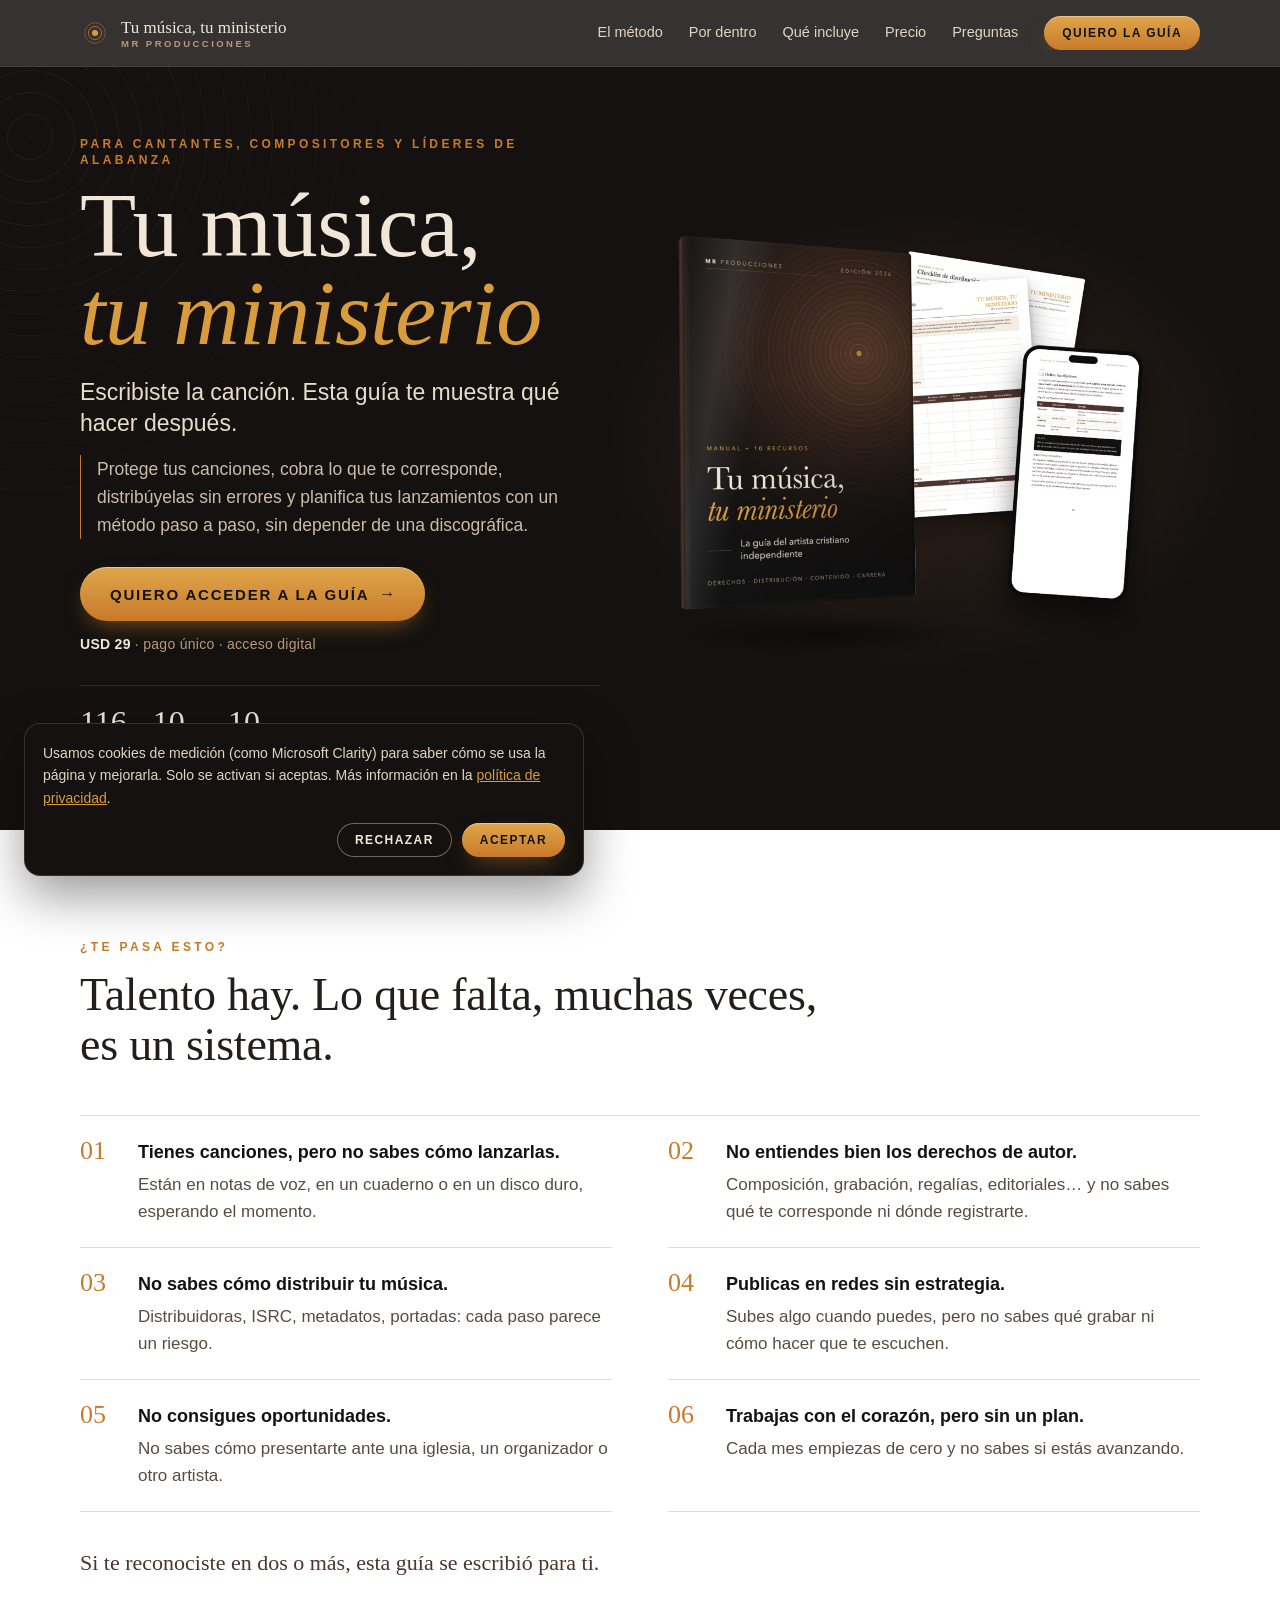
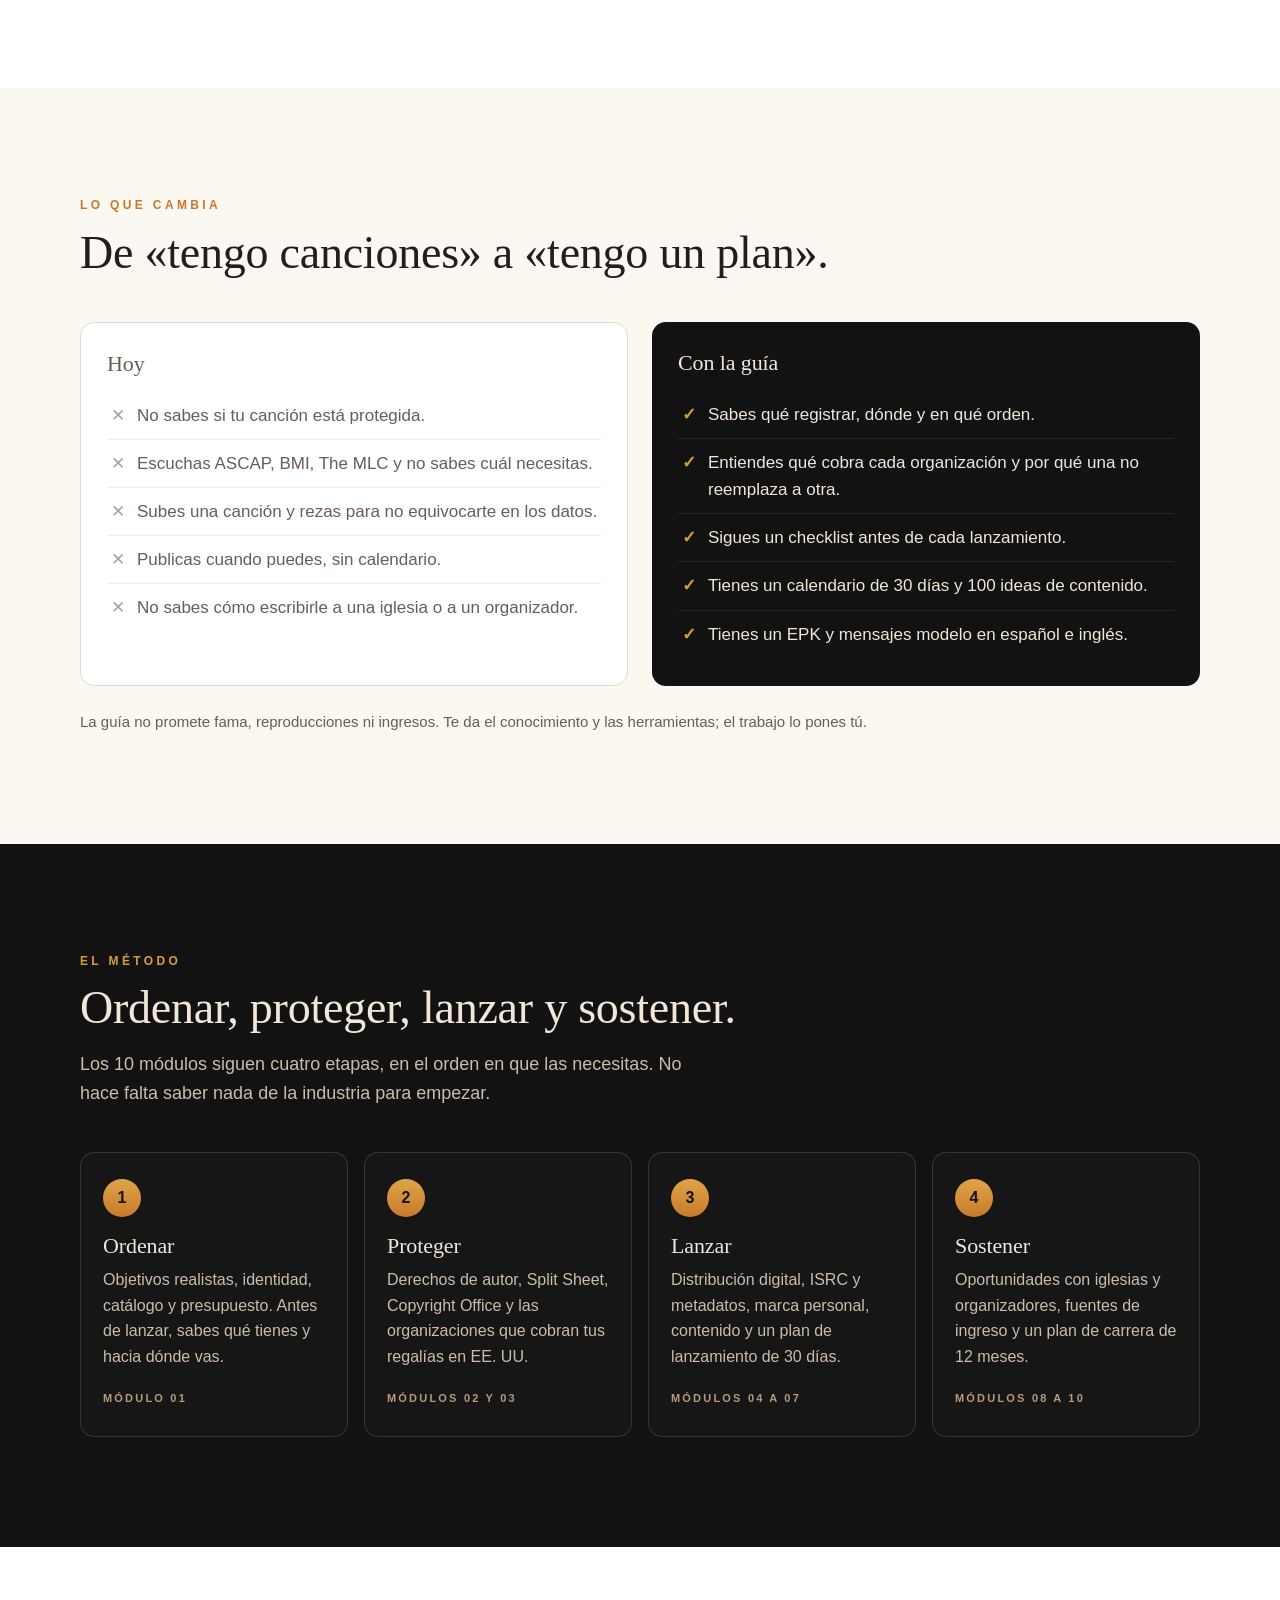
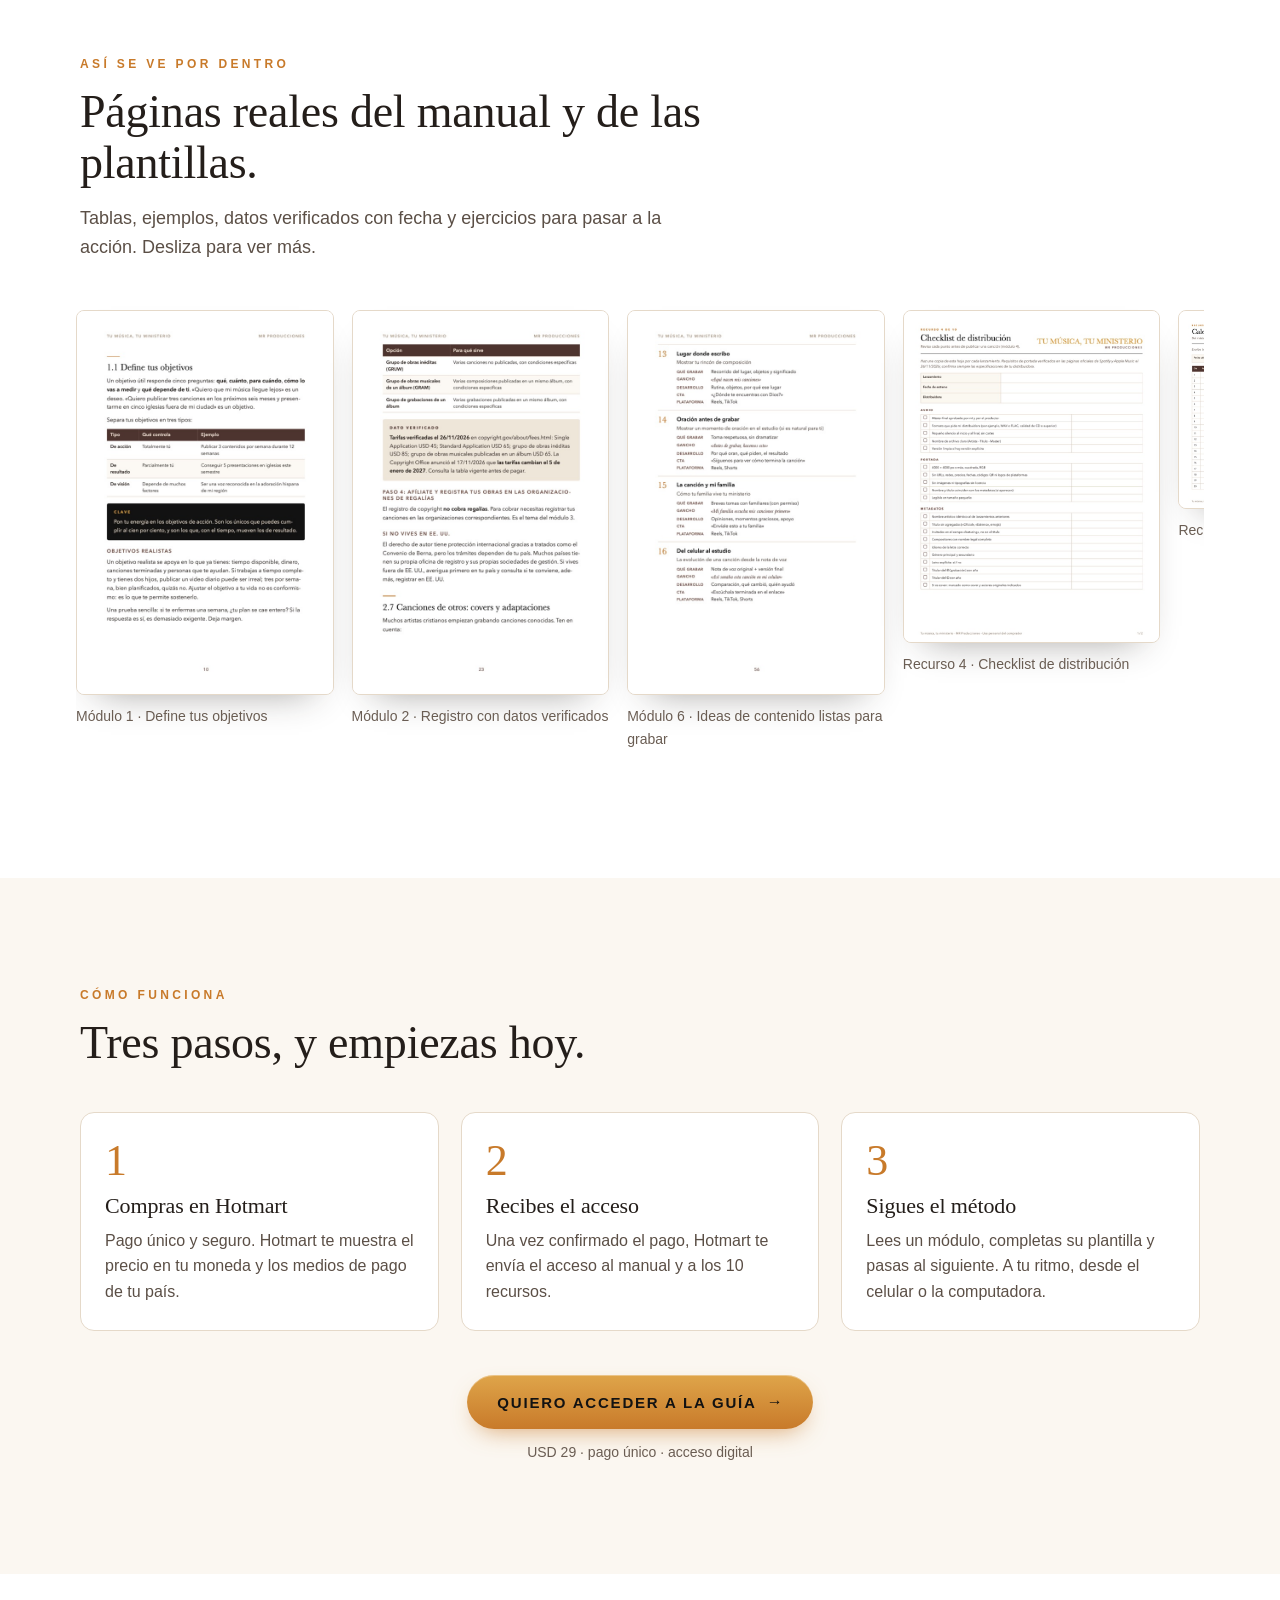
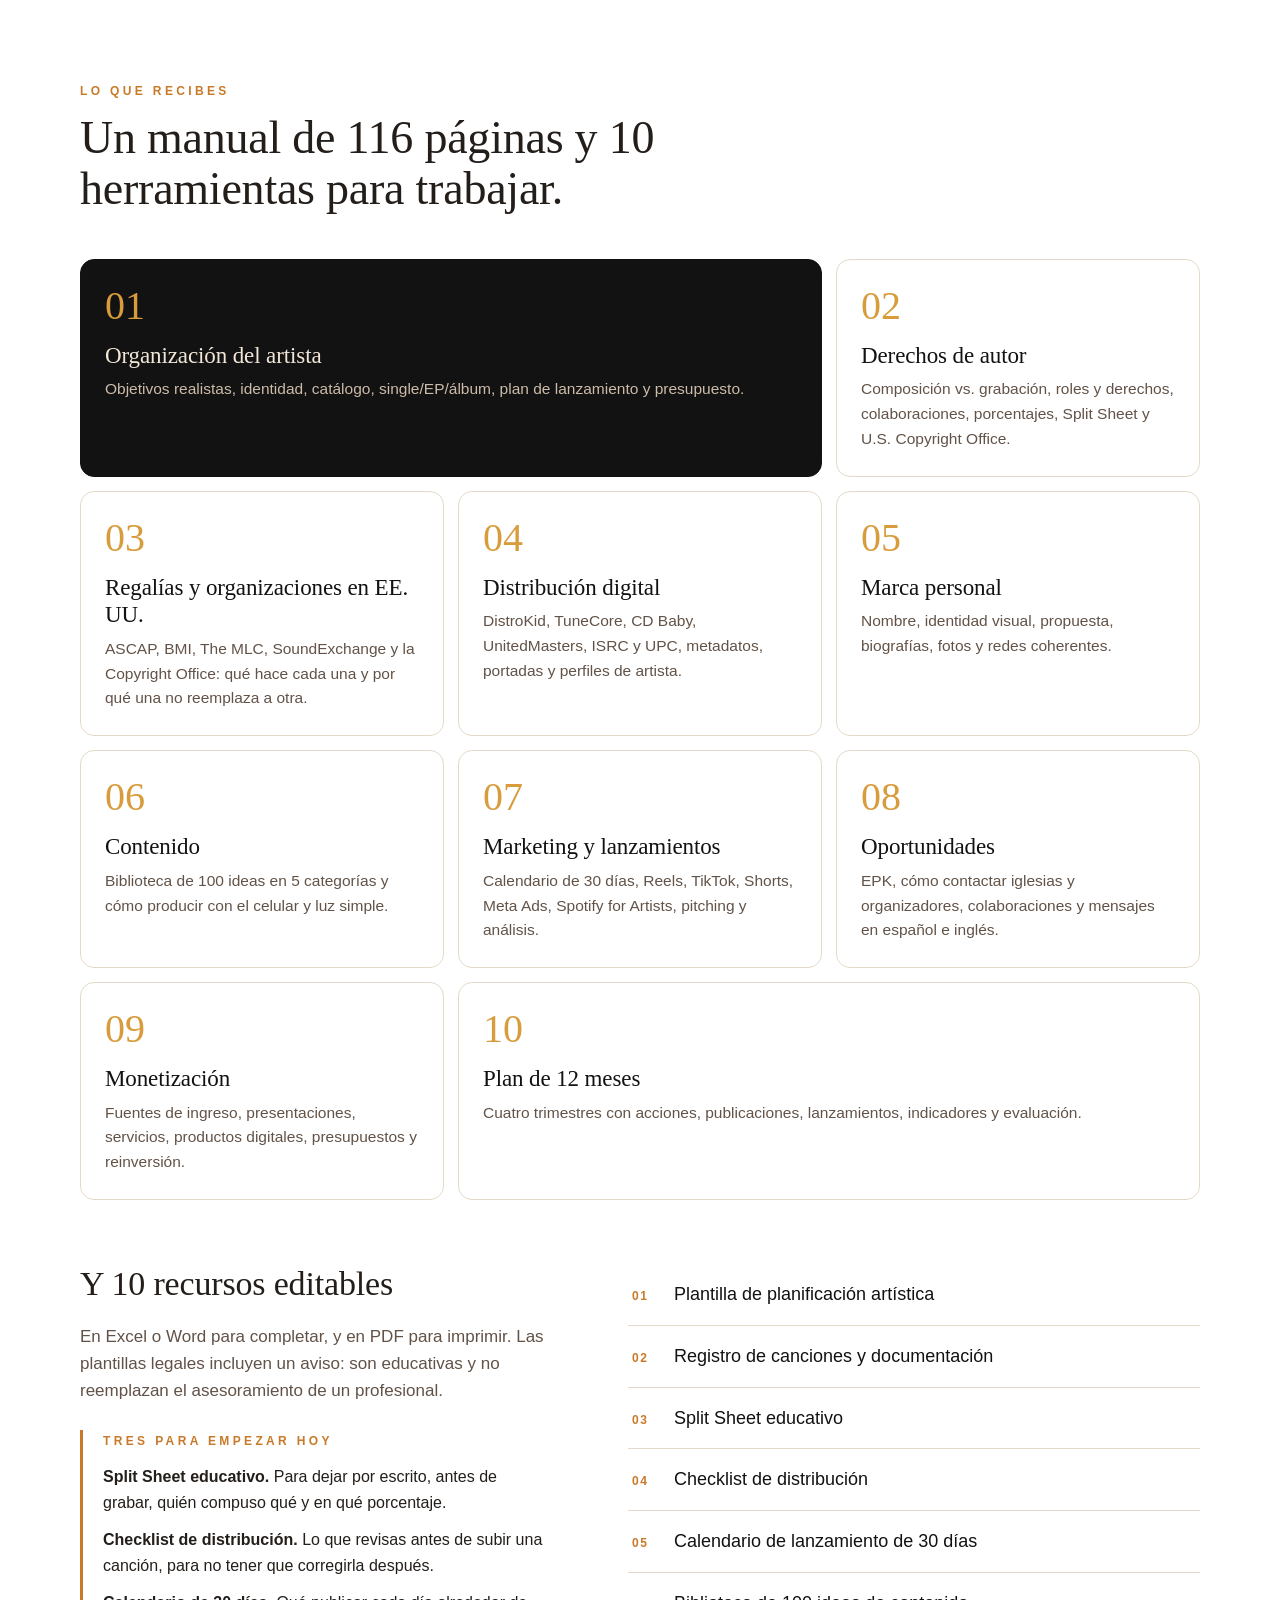
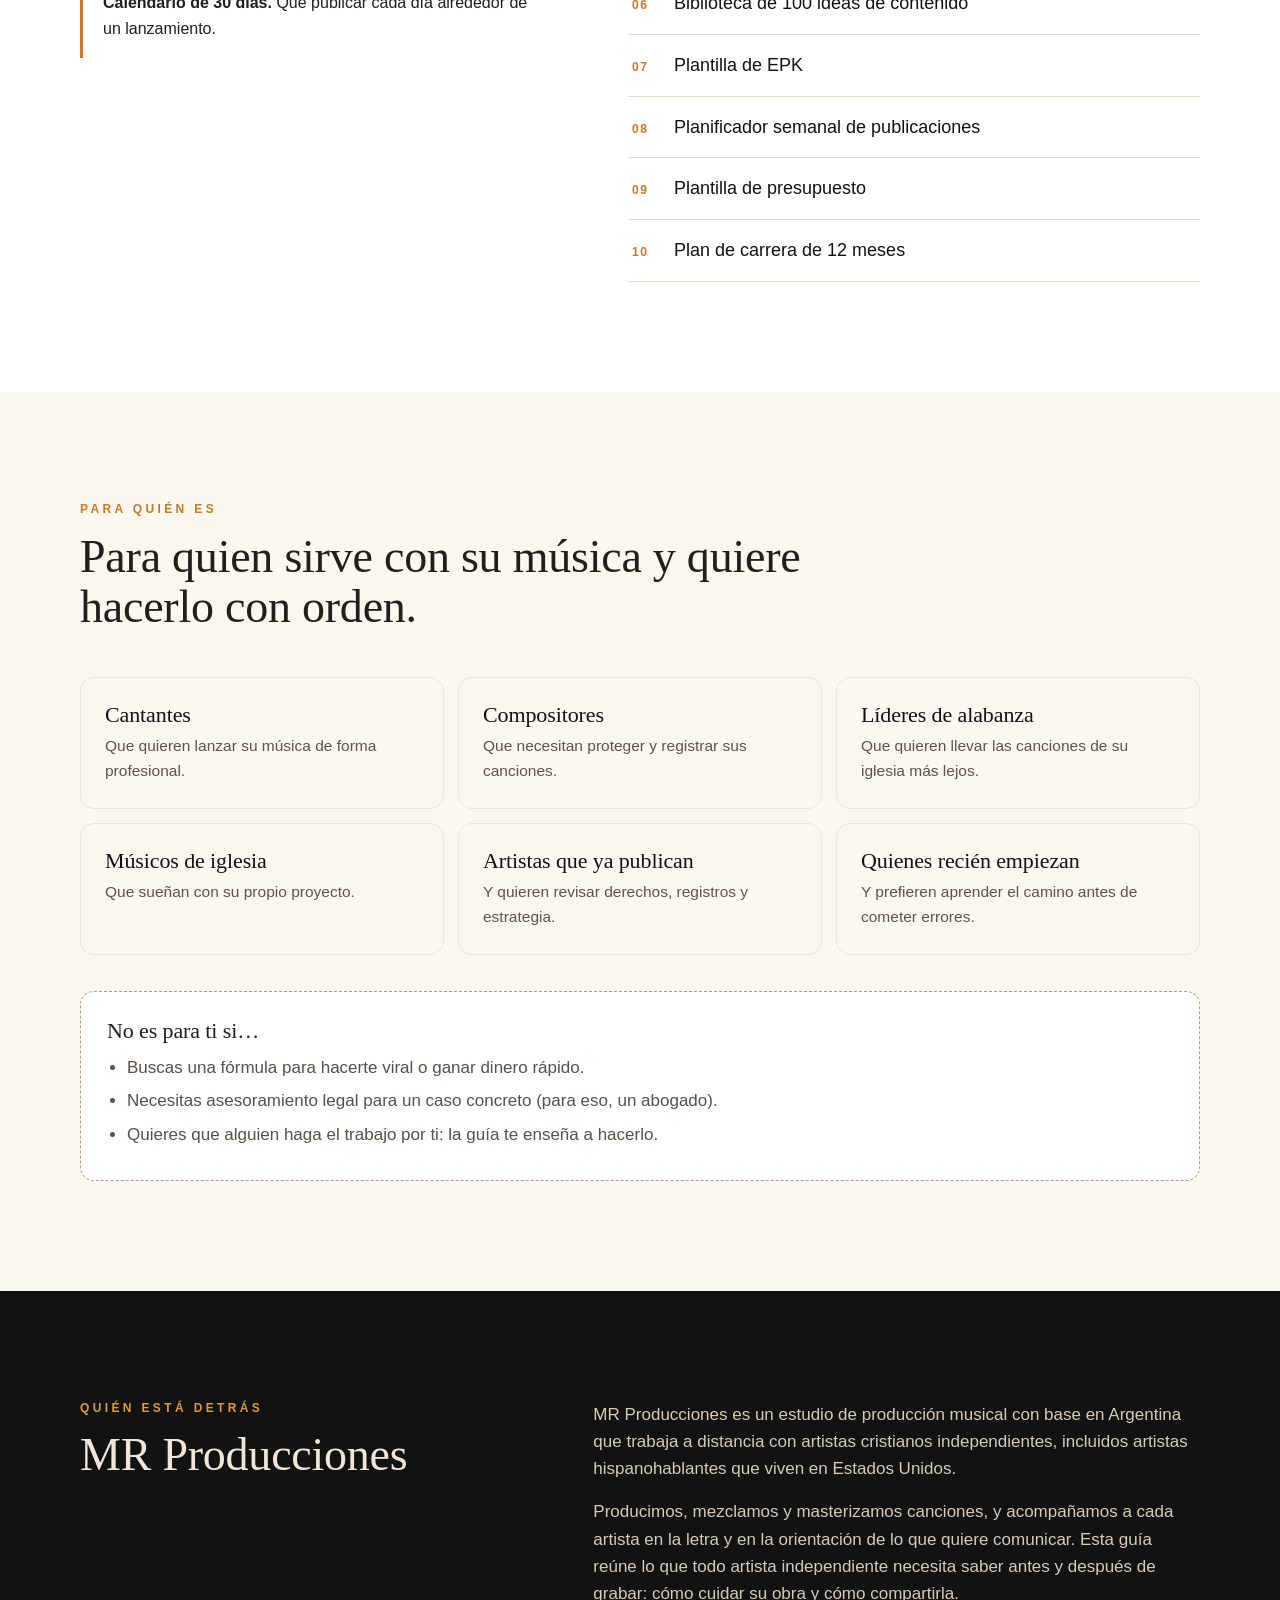
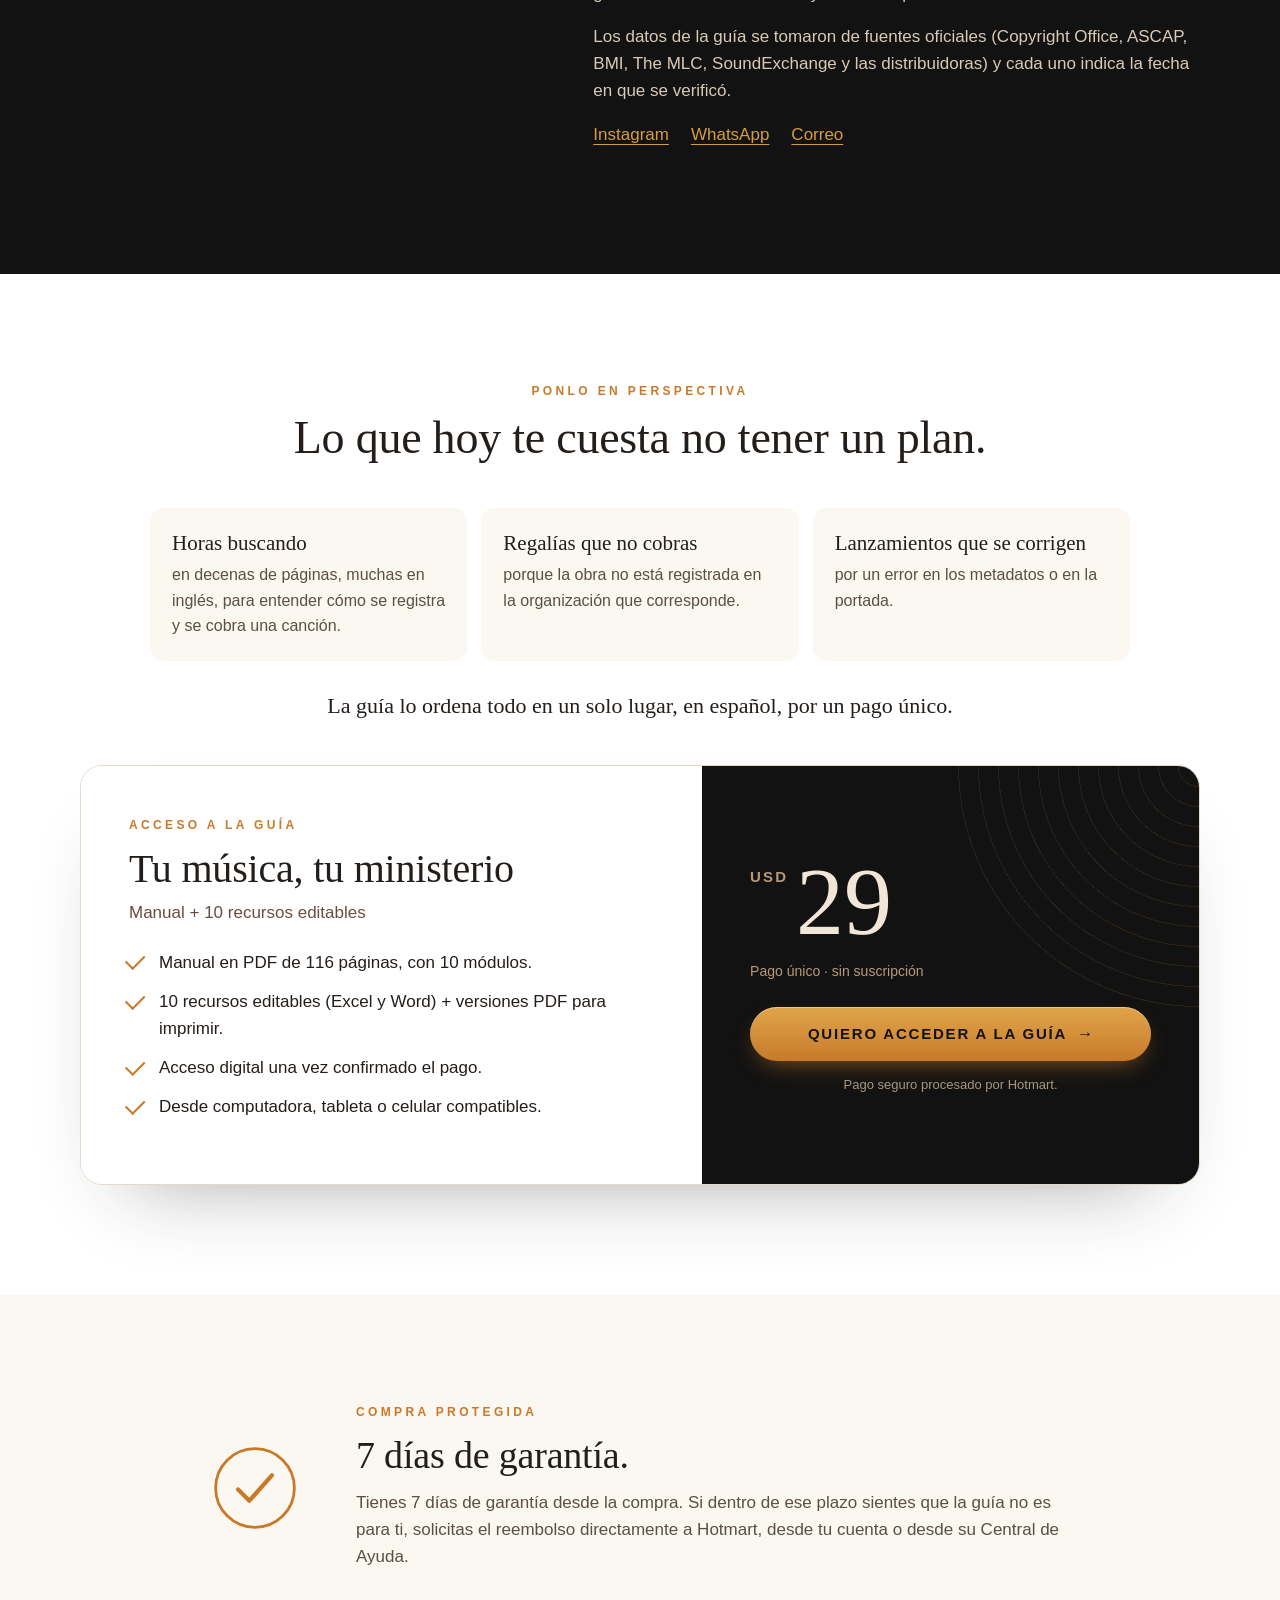
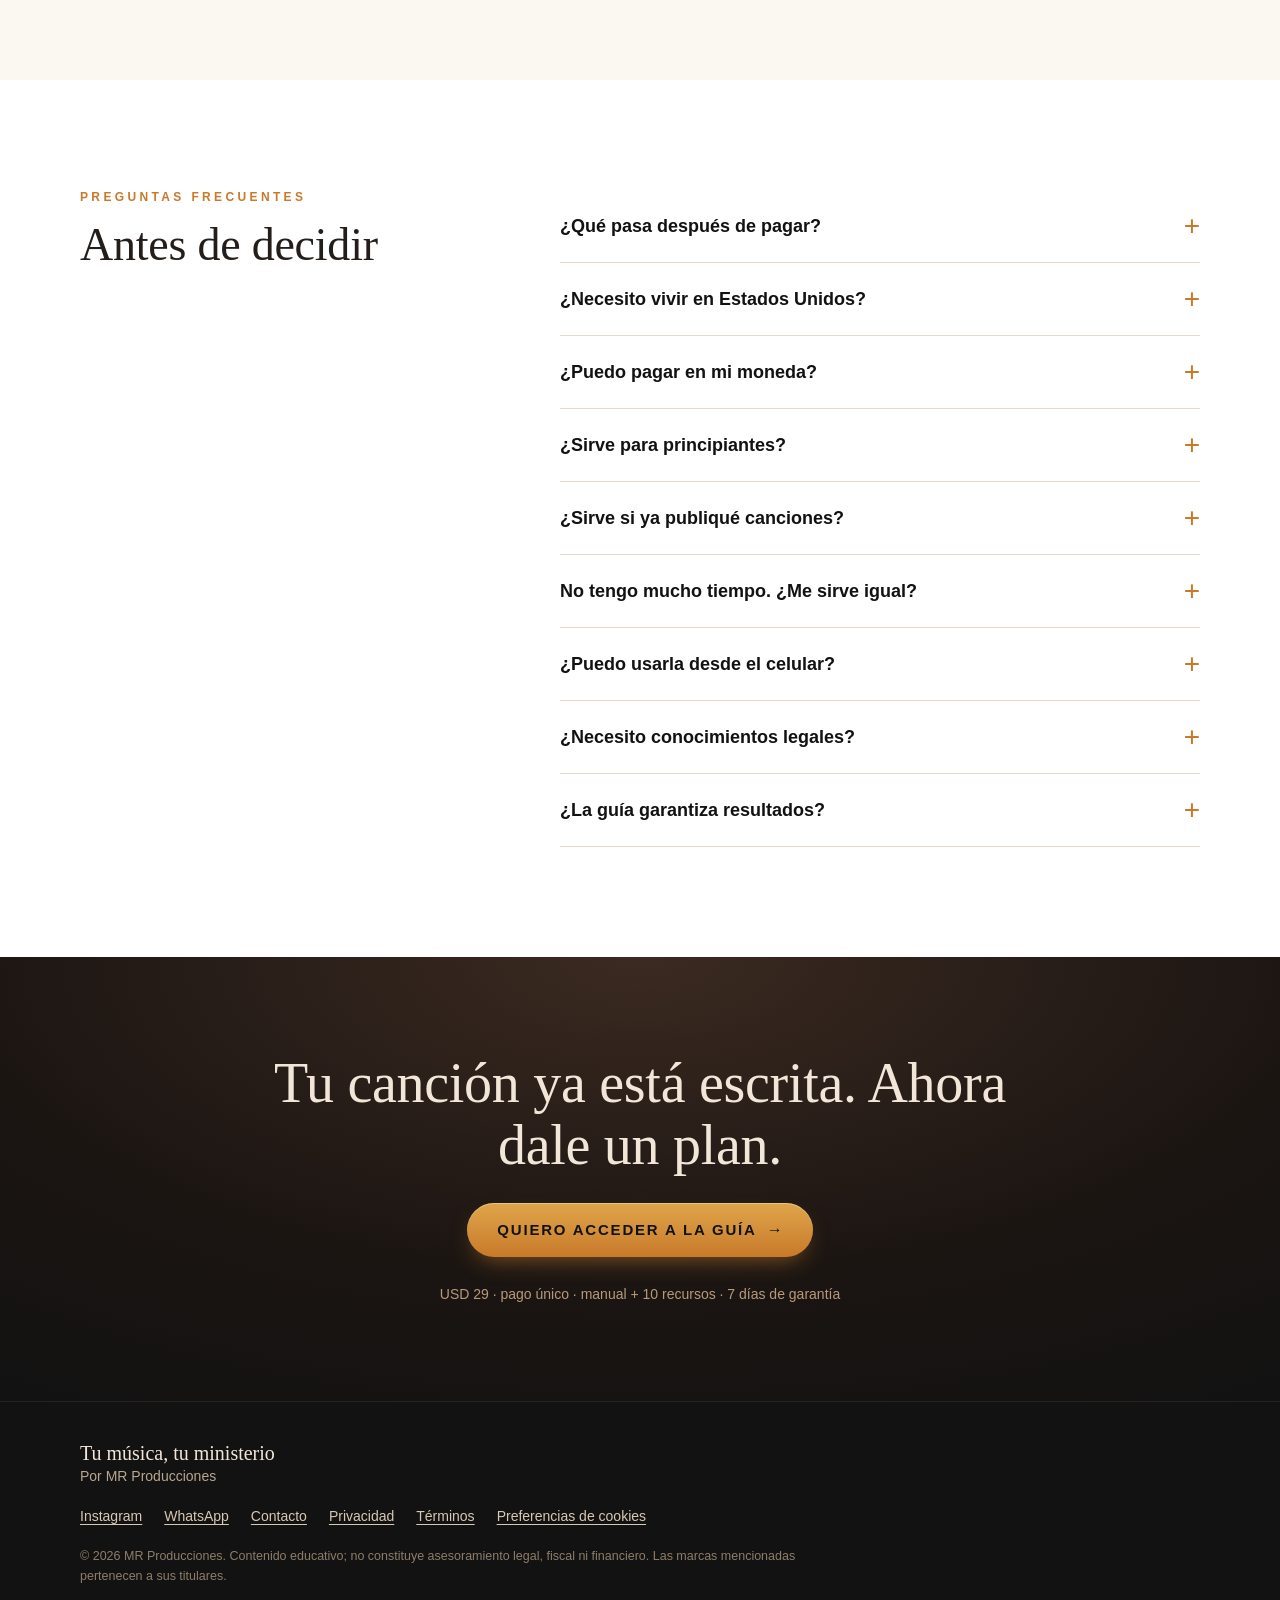
<file: index.html>
<!doctype html>
<html lang="es">
<head>
<meta charset="utf-8">
<meta name="viewport" content="width=device-width, initial-scale=1, viewport-fit=cover">
<title>Tu música, tu ministerio — La guía del artista cristiano independiente | MR Producciones</title>
<meta name="description" content="Manual digital de más de 100 páginas y 10 recursos editables para artistas cristianos independientes: derechos de autor, regalías en EE. UU., distribución digital, contenido, lanzamientos y un plan de 12 meses.">
<meta name="theme-color" content="#141110">
<meta name="robots" content="index, follow">
<!-- Open Graph: reemplazá https://mateoemanuelrodriguez0706-hue.github.io/tu-musica-tu-ministerio por la dirección pública final (ver INSTRUCCIONES_PUBLICACION.md) -->
<meta property="og:type" content="website">
<meta property="og:locale" content="es_LA">
<meta property="og:site_name" content="MR Producciones">
<meta property="og:title" content="Tu música, tu ministerio — La guía del artista cristiano independiente">
<meta property="og:description" content="Aprende a proteger tus canciones, distribuir tu música y desarrollar tu carrera sin depender de una discográfica. Manual + 10 recursos.">
<meta property="og:image" content="https://mateoemanuelrodriguez0706-hue.github.io/tu-musica-tu-ministerio/og.jpg">
<meta property="og:image:width" content="1200">
<meta property="og:image:height" content="630">
<meta property="og:url" content="https://mateoemanuelrodriguez0706-hue.github.io/tu-musica-tu-ministerio/">
<meta name="twitter:card" content="summary_large_image">
<link rel="icon" href="favicon.svg" type="image/svg+xml">
<link rel="icon" href="favicon-32.png" sizes="32x32" type="image/png">
<link rel="apple-touch-icon" href="apple-touch-icon.png">
<link rel="preload" href="mockup.jpg" as="image">
<link rel="stylesheet" href="estilos.css?v=2">
<script src="config.js?v=6"></script>
<script type="application/ld+json">
{"@context":"https://schema.org","@type":"Product","name":"Tu música, tu ministerio — La guía del artista cristiano independiente","brand":{"@type":"Brand","name":"MR Producciones"},"description":"Manual digital en PDF y 10 recursos editables para artistas cristianos independientes.","image":"portada.jpg","offers":{"@type":"Offer","price":"29","priceCurrency":"USD","availability":"https://schema.org/InStock"}}
</script>
</head>
<body>
<a class="skip" href="#contenido">Saltar al contenido</a>
<div class="dev-aviso" id="devAviso" hidden>Falta configurar el enlace de Hotmart en <code>config.js</code>. Los botones de compra llevan, por ahora, a la sección de precio.</div>

<header class="nav" id="nav">
  <div class="wrap nav-in">
    <a class="logo" href="#inicio" aria-label="Tu música, tu ministerio — inicio">
      <svg viewBox="0 0 64 64" aria-hidden="true"><g fill="none" stroke="#C87A2A"><circle cx="32" cy="32" r="22" stroke-opacity=".5" stroke-width="2"/><circle cx="32" cy="32" r="14" stroke-opacity=".8" stroke-width="2"/></g><circle cx="32" cy="32" r="6.5" fill="#D89C3D"/></svg>
      <span><b>Tu música, tu ministerio</b><small>MR Producciones</small></span>
    </a>
    <button class="menu-btn" id="menuBtn" aria-expanded="false" aria-controls="menu"><span></span><span></span><span class="sr">Abrir menú</span></button>
    <nav class="menu" id="menu" aria-label="Secciones">
      <a href="#metodo">El método</a>
      <a href="#por-dentro">Por dentro</a>
      <a href="#incluye">Qué incluye</a>
      <a href="#precio">Precio</a>
      <a href="#preguntas">Preguntas</a>
      <a class="btn btn-sm" data-cta="menu" href="#precio">Quiero la guía</a>
    </nav>
  </div>
</header>

<main id="contenido">
<!-- 1. PROMESA -->
<section class="hero" id="inicio">
  <div class="wrap hero-grid">
    <div class="hero-txt">
      <p class="kicker">Para cantantes, compositores y líderes de alabanza</p>
      <h1>Tu música,<em>tu ministerio</em></h1>
      <p class="hero-sub">Escribiste la canción. Esta guía te muestra qué hacer después.</p>
      <p class="hero-lead">Protege tus canciones, cobra lo que te corresponde, distribúyelas sin errores y planifica tus lanzamientos con un método paso a paso, sin depender de una discográfica.</p>
      <div class="hero-cta">
        <a class="btn btn-lg" data-cta="hero" href="#precio">Quiero acceder a la guía</a>
        <p class="hero-price"><span data-precio>USD 29</span> · pago único · acceso digital</p>
      </div>
      <ul class="hero-facts" aria-label="Qué incluye">
        <li><b>116</b> páginas</li><li><b>10</b> módulos</li><li><b>10</b> plantillas editables</li>
      </ul>
    </div>
    <div class="hero-img">
      <img src="mockup.jpg" width="1200" height="900" alt="Manual «Tu música, tu ministerio» junto a dos plantillas impresas y un celular mostrando una página del manual" fetchpriority="high">
    </div>
  </div>
</section>

<!-- 2. ¿TE PASA ESTO? -->
<section class="sec claro" id="problemas">
  <div class="wrap">
    <div class="sec-head">
      <p class="kicker">¿Te pasa esto?</p>
      <h2>Talento hay. Lo que falta, muchas veces, es un sistema.</h2>
    </div>
    <ol class="probs">
      <li><span>01</span><p><b>Tienes canciones, pero no sabes cómo lanzarlas.</b> Están en notas de voz, en un cuaderno o en un disco duro, esperando el momento.</p></li>
      <li><span>02</span><p><b>No entiendes bien los derechos de autor.</b> Composición, grabación, regalías, editoriales… y no sabes qué te corresponde ni dónde registrarte.</p></li>
      <li><span>03</span><p><b>No sabes cómo distribuir tu música.</b> Distribuidoras, ISRC, metadatos, portadas: cada paso parece un riesgo.</p></li>
      <li><span>04</span><p><b>Publicas en redes sin estrategia.</b> Subes algo cuando puedes, pero no sabes qué grabar ni cómo hacer que te escuchen.</p></li>
      <li><span>05</span><p><b>No consigues oportunidades.</b> No sabes cómo presentarte ante una iglesia, un organizador o otro artista.</p></li>
      <li><span>06</span><p><b>Trabajas con el corazón, pero sin un plan.</b> Cada mes empiezas de cero y no sabes si estás avanzando.</p></li>
    </ol>
    <p class="puente">Si te reconociste en dos o más, esta guía se escribió para ti.</p>
  </div>
</section>

<!-- 3. LO QUE CAMBIA -->
<section class="sec crema" id="cambio">
  <div class="wrap">
    <div class="sec-head">
      <p class="kicker">Lo que cambia</p>
      <h2>De «tengo canciones» a «tengo un plan».</h2>
    </div>
    <div class="cambio">
      <div class="cambio-col antes">
        <h3>Hoy</h3>
        <ul>
          <li>No sabes si tu canción está protegida.</li>
          <li>Escuchas ASCAP, BMI, The MLC y no sabes cuál necesitas.</li>
          <li>Subes una canción y rezas para no equivocarte en los datos.</li>
          <li>Publicas cuando puedes, sin calendario.</li>
          <li>No sabes cómo escribirle a una iglesia o a un organizador.</li>
        </ul>
      </div>
      <div class="cambio-col despues">
        <h3>Con la guía</h3>
        <ul>
          <li>Sabes qué registrar, dónde y en qué orden.</li>
          <li>Entiendes qué cobra cada organización y por qué una no reemplaza a otra.</li>
          <li>Sigues un checklist antes de cada lanzamiento.</li>
          <li>Tienes un calendario de 30 días y 100 ideas de contenido.</li>
          <li>Tienes un EPK y mensajes modelo en español e inglés.</li>
        </ul>
      </div>
    </div>
    <p class="aclara">La guía no promete fama, reproducciones ni ingresos. Te da el conocimiento y las herramientas; el trabajo lo pones tú.</p>
  </div>
</section>

<!-- 4. EL MÉTODO -->
<section class="sec oscuro" id="metodo">
  <div class="wrap">
    <div class="sec-head">
      <p class="kicker">El método</p>
      <h2>Ordenar, proteger, lanzar y sostener.</h2>
      <p class="sec-lead">Los 10 módulos siguen cuatro etapas, en el orden en que las necesitas. No hace falta saber nada de la industria para empezar.</p>
    </div>
    <ol class="etapas">
      <li><span class="et-n">1</span><h3>Ordenar</h3><p>Objetivos realistas, identidad, catálogo y presupuesto. Antes de lanzar, sabes qué tienes y hacia dónde vas.</p><small>Módulo 01</small></li>
      <li><span class="et-n">2</span><h3>Proteger</h3><p>Derechos de autor, Split Sheet, Copyright Office y las organizaciones que cobran tus regalías en EE. UU.</p><small>Módulos 02 y 03</small></li>
      <li><span class="et-n">3</span><h3>Lanzar</h3><p>Distribución digital, ISRC y metadatos, marca personal, contenido y un plan de lanzamiento de 30 días.</p><small>Módulos 04 a 07</small></li>
      <li><span class="et-n">4</span><h3>Sostener</h3><p>Oportunidades con iglesias y organizadores, fuentes de ingreso y un plan de carrera de 12 meses.</p><small>Módulos 08 a 10</small></li>
    </ol>
  </div>
</section>

<!-- 5. DEMOSTRACIÓN -->
<section class="sec claro" id="por-dentro">
  <div class="wrap">
    <div class="sec-head">
      <p class="kicker">Así se ve por dentro</p>
      <h2>Páginas reales del manual y de las plantillas.</h2>
      <p class="sec-lead">Tablas, ejemplos, datos verificados con fecha y ejercicios para pasar a la acción. Desliza para ver más.</p>
    </div>
    <div class="demo" tabindex="0" aria-label="Páginas de muestra del manual">
      <figure><img src="demo_p010.jpg" width="900" height="1350" loading="lazy" alt="Página 10 del manual: cómo definir objetivos, con tabla de tipos de objetivo"><figcaption>Módulo 1 · Define tus objetivos</figcaption></figure>
      <figure><img src="demo_p023.jpg" width="900" height="1350" loading="lazy" alt="Página 23 del manual: registro en la Copyright Office con tarifas verificadas y fecha"><figcaption>Módulo 2 · Registro con datos verificados</figcaption></figure>
      <figure><img src="demo_p056.jpg" width="900" height="1350" loading="lazy" alt="Página 56 del manual: ideas de contenido con gancho, desarrollo y llamado a la acción"><figcaption>Módulo 6 · Ideas de contenido listas para grabar</figcaption></figure>
      <figure><img src="demo_rec04.jpg" width="900" height="1165" loading="lazy" alt="Recurso 4: checklist de distribución para revisar antes de publicar"><figcaption>Recurso 4 · Checklist de distribución</figcaption></figure>
      <figure><img src="demo_rec05.jpg" width="900" height="1165" loading="lazy" alt="Recurso 5: calendario de lanzamiento de 30 días"><figcaption>Recurso 5 · Calendario de 30 días</figcaption></figure>
    </div>
  </div>
</section>

<!-- 6. CÓMO FUNCIONA -->
<section class="sec crema" id="como-funciona">
  <div class="wrap">
    <div class="sec-head">
      <p class="kicker">Cómo funciona</p>
      <h2>Tres pasos, y empiezas hoy.</h2>
    </div>
    <ol class="pasos">
      <li><span>1</span><h3>Compras en Hotmart</h3><p>Pago único y seguro. Hotmart te muestra el precio en tu moneda y los medios de pago de tu país.</p></li>
      <li><span>2</span><h3>Recibes el acceso</h3><p>Una vez confirmado el pago, Hotmart te envía el acceso al manual y a los 10 recursos.</p></li>
      <li><span>3</span><h3>Sigues el método</h3><p>Lees un módulo, completas su plantilla y pasas al siguiente. A tu ritmo, desde el celular o la computadora.</p></li>
    </ol>
    <div class="cta-mid">
      <a class="btn btn-lg" data-cta="pasos" href="#precio">Quiero acceder a la guía</a>
      <p><span data-precio>USD 29</span> · pago único · acceso digital</p>
    </div>
  </div>
</section>

<!-- 7. LO QUE RECIBES -->
<section class="sec claro" id="incluye">
  <div class="wrap">
    <div class="sec-head">
      <p class="kicker">Lo que recibes</p>
      <h2>Un manual de 116 páginas y 10 herramientas para trabajar.</h2>
    </div>
    <div class="mods">
      <article class="mod"><span class="n">01</span><h3>Organización del artista</h3><p>Objetivos realistas, identidad, catálogo, single/EP/álbum, plan de lanzamiento y presupuesto.</p></article>
      <article class="mod"><span class="n">02</span><h3>Derechos de autor</h3><p>Composición vs. grabación, roles y derechos, colaboraciones, porcentajes, Split Sheet y U.S. Copyright Office.</p></article>
      <article class="mod"><span class="n">03</span><h3>Regalías y organizaciones en EE. UU.</h3><p>ASCAP, BMI, The MLC, SoundExchange y la Copyright Office: qué hace cada una y por qué una no reemplaza a otra.</p></article>
      <article class="mod"><span class="n">04</span><h3>Distribución digital</h3><p>DistroKid, TuneCore, CD Baby, UnitedMasters, ISRC y UPC, metadatos, portadas y perfiles de artista.</p></article>
      <article class="mod"><span class="n">05</span><h3>Marca personal</h3><p>Nombre, identidad visual, propuesta, biografías, fotos y redes coherentes.</p></article>
      <article class="mod"><span class="n">06</span><h3>Contenido</h3><p>Biblioteca de 100 ideas en 5 categorías y cómo producir con el celular y luz simple.</p></article>
      <article class="mod"><span class="n">07</span><h3>Marketing y lanzamientos</h3><p>Calendario de 30 días, Reels, TikTok, Shorts, Meta Ads, Spotify for Artists, pitching y análisis.</p></article>
      <article class="mod"><span class="n">08</span><h3>Oportunidades</h3><p>EPK, cómo contactar iglesias y organizadores, colaboraciones y mensajes en español e inglés.</p></article>
      <article class="mod"><span class="n">09</span><h3>Monetización</h3><p>Fuentes de ingreso, presentaciones, servicios, productos digitales, presupuestos y reinversión.</p></article>
      <article class="mod"><span class="n">10</span><h3>Plan de 12 meses</h3><p>Cuatro trimestres con acciones, publicaciones, lanzamientos, indicadores y evaluación.</p></article>
    </div>

    <div class="rec-grid rec-in">
      <div class="rec-head">
        <h3 class="h3-grande">Y 10 recursos editables</h3>
        <p>En Excel o Word para completar, y en PDF para imprimir. Las plantillas legales incluyen un aviso: son educativas y no reemplazan el asesoramiento de un profesional.</p>
        <div class="destacados">
          <p class="kicker">Tres para empezar hoy</p>
          <ul>
            <li><b>Split Sheet educativo.</b> Para dejar por escrito, antes de grabar, quién compuso qué y en qué porcentaje.</li>
            <li><b>Checklist de distribución.</b> Lo que revisas antes de subir una canción, para no tener que corregirla después.</li>
            <li><b>Calendario de 30 días.</b> Qué publicar cada día alrededor de un lanzamiento.</li>
          </ul>
        </div>
      </div>
      <ol class="recs">
        <li><span>01</span>Plantilla de planificación artística</li>
        <li><span>02</span>Registro de canciones y documentación</li>
        <li><span>03</span>Split Sheet educativo</li>
        <li><span>04</span>Checklist de distribución</li>
        <li><span>05</span>Calendario de lanzamiento de 30 días</li>
        <li><span>06</span>Biblioteca de 100 ideas de contenido</li>
        <li><span>07</span>Plantilla de EPK</li>
        <li><span>08</span>Planificador semanal de publicaciones</li>
        <li><span>09</span>Plantilla de presupuesto</li>
        <li><span>10</span>Plan de carrera de 12 meses</li>
      </ol>
    </div>
  </div>
</section>

<!-- 8. PARA QUIÉN (Y PARA QUIÉN NO) -->
<section class="sec crema" id="para-quien">
  <div class="wrap">
    <div class="sec-head">
      <p class="kicker">Para quién es</p>
      <h2>Para quien sirve con su música y quiere hacerlo con orden.</h2>
    </div>
    <ul class="who">
      <li><h3>Cantantes</h3><p>Que quieren lanzar su música de forma profesional.</p></li>
      <li><h3>Compositores</h3><p>Que necesitan proteger y registrar sus canciones.</p></li>
      <li><h3>Líderes de alabanza</h3><p>Que quieren llevar las canciones de su iglesia más lejos.</p></li>
      <li><h3>Músicos de iglesia</h3><p>Que sueñan con su propio proyecto.</p></li>
      <li><h3>Artistas que ya publican</h3><p>Y quieren revisar derechos, registros y estrategia.</p></li>
      <li><h3>Quienes recién empiezan</h3><p>Y prefieren aprender el camino antes de cometer errores.</p></li>
    </ul>
    <div class="no-es">
      <h3>No es para ti si…</h3>
      <ul>
        <li>Buscas una fórmula para hacerte viral o ganar dinero rápido.</li>
        <li>Necesitas asesoramiento legal para un caso concreto (para eso, un abogado).</li>
        <li>Quieres que alguien haga el trabajo por ti: la guía te enseña a hacerlo.</li>
      </ul>
    </div>
  </div>
</section>

<!-- 9. QUIÉN ESTÁ DETRÁS -->
<section class="sec oscuro" id="sobre">
  <div class="wrap sobre-grid">
    <div><p class="kicker">Quién está detrás</p><h2>MR Producciones</h2></div>
    <div class="sobre-txt">
      <p>MR Producciones es un estudio de producción musical con base en Argentina que trabaja a distancia con artistas cristianos independientes, incluidos artistas hispanohablantes que viven en Estados Unidos.</p>
      <p>Producimos, mezclamos y masterizamos canciones, y acompañamos a cada artista en la letra y en la orientación de lo que quiere comunicar. Esta guía reúne lo que todo artista independiente necesita saber antes y después de grabar: cómo cuidar su obra y cómo compartirla.</p>
      <p>Los datos de la guía se tomaron de fuentes oficiales (Copyright Office, ASCAP, BMI, The MLC, SoundExchange y las distribuidoras) y cada uno indica la fecha en que se verificó.</p>
      <p class="sobre-links"><a data-ig href="#" target="_blank" rel="noopener" hidden>Instagram</a><a data-wa href="#" target="_blank" rel="noopener" hidden>WhatsApp</a><a data-email href="#" hidden>Correo</a></p>
    </div>
  </div>
</section>

<!-- 10. PRECIO (anclaje) -->
<section class="sec claro" id="precio">
  <div class="wrap">
    <div class="sec-head centro">
      <p class="kicker">Ponlo en perspectiva</p>
      <h2>Lo que hoy te cuesta no tener un plan.</h2>
    </div>
    <ul class="ancla">
      <li><b>Horas buscando</b> en decenas de páginas, muchas en inglés, para entender cómo se registra y se cobra una canción.</li>
      <li><b>Regalías que no cobras</b> porque la obra no está registrada en la organización que corresponde.</li>
      <li><b>Lanzamientos que se corrigen</b> por un error en los metadatos o en la portada.</li>
    </ul>
    <p class="ancla-cierre">La guía lo ordena todo en un solo lugar, en español, por un pago único.</p>

    <div class="precio-card">
      <div class="pc-izq">
        <p class="kicker">Acceso a la guía</p>
        <h2>Tu música, tu ministerio</h2>
        <p class="pc-sub">Manual + 10 recursos editables</p>
        <ul class="tick">
          <li>Manual en PDF de 116 páginas, con 10 módulos.</li>
          <li>10 recursos editables (Excel y Word) + versiones PDF para imprimir.</li>
          <li>Acceso digital una vez confirmado el pago.</li>
          <li>Desde computadora, tableta o celular compatibles.</li>
        </ul>
      </div>
      <div class="pc-der">
        <p class="oferta" id="oferta" hidden></p>
        <p class="pc-reg" id="precioRegular" hidden></p>
        <p class="pc-precio"><span class="cur">USD</span><span class="num" data-precio-num>29</span></p>
        <p class="pc-nota">Pago único · sin suscripción</p>
        <a class="btn btn-lg btn-full" data-cta="precio" href="#precio">Quiero acceder a la guía</a>
        <p class="pc-seg">Pago seguro procesado por Hotmart.</p>
      </div>
    </div>
  </div>
</section>

<!-- 11. GARANTÍA -->
<section class="sec crema" id="garantia">
  <div class="wrap garantia">
    <svg class="sello" viewBox="0 0 64 64" aria-hidden="true"><circle cx="32" cy="32" r="28" fill="none" stroke="#C87A2A" stroke-width="2"/><path d="M20 33l8 8 16-18" fill="none" stroke="#C87A2A" stroke-width="3" stroke-linecap="round" stroke-linejoin="round"/></svg>
    <div>
      <p class="kicker">Compra protegida</p>
      <h2>7 días de garantía.</h2>
      <p>Tienes 7 días de garantía desde la compra. Si dentro de ese plazo sientes que la guía no es para ti, solicitas el reembolso directamente a Hotmart, desde tu cuenta o desde su Central de Ayuda.</p>
    </div>
  </div>
</section>

<!-- 12. PREGUNTAS -->
<section class="sec claro" id="preguntas">
  <div class="wrap faq-grid">
    <div><p class="kicker">Preguntas frecuentes</p><h2>Antes de decidir</h2></div>
    <div class="faq">
      <details><summary>¿Qué pasa después de pagar?</summary><p>Hotmart confirma el pago y te envía el acceso al material digital: el manual en PDF y los 10 recursos. Si algo no te llega, puedes escribirnos por los medios de contacto del pie de página.</p></details>
      <details><summary>¿Necesito vivir en Estados Unidos?</summary><p>No. La guía explica con detalle el sistema de EE. UU. (Copyright Office, ASCAP, BMI, The MLC y SoundExchange) porque es donde vive gran parte del público, pero la distribución, la marca, el contenido, los lanzamientos, las oportunidades y la planificación sirven en cualquier país. Si vives fuera de EE. UU., la guía te indica qué averiguar en tu país.</p></details>
      <details><summary>¿Puedo pagar en mi moneda?</summary><p>Sí. Hotmart te muestra el precio en tu moneda local y los medios de pago disponibles en tu país, como tarjeta o PayPal.</p></details>
      <details><summary>¿Sirve para principiantes?</summary><p>Sí. Está escrita en lenguaje claro, con ejemplos y ejercicios. No necesitas experiencia previa en la industria.</p></details>
      <details><summary>¿Sirve si ya publiqué canciones?</summary><p>Sí. Te ayuda a revisar si tus canciones están bien registradas, si tus metadatos son consistentes, a ordenar tu catálogo y a planificar tus próximos lanzamientos.</p></details>
      <details><summary>No tengo mucho tiempo. ¿Me sirve igual?</summary><p>Sí. Cada módulo se puede leer por separado y termina con una tarea concreta. Puedes avanzar un módulo por semana y empezar por el que más necesites.</p></details>
      <details><summary>¿Puedo usarla desde el celular?</summary><p>Sí. El manual está en PDF y se puede leer en celulares, tabletas y computadoras compatibles. Para completar las plantillas editables es más cómodo usar una computadora, aunque también puedes usar las versiones PDF para imprimir.</p></details>
      <details><summary>¿Necesito conocimientos legales?</summary><p>No. Los conceptos se explican desde cero. La guía es educativa y no reemplaza el asesoramiento de un abogado o contador para tu caso particular.</p></details>
      <details><summary>¿La guía garantiza resultados?</summary><p>No. Nadie puede garantizar reproducciones, seguidores, ingresos ni ingreso a playlists. La guía te da conocimiento, herramientas y un plan de trabajo; los resultados dependen de muchos factores, como la calidad de tus canciones, tu constancia y tu público.</p></details>
    </div>
  </div>
</section>

<!-- 13. CIERRE -->
<section class="final">
  <div class="wrap final-in">
    <h2>Tu canción ya está escrita. Ahora dale un plan.</h2>
    <a class="btn btn-lg" data-cta="final" href="#precio">Quiero acceder a la guía</a>
    <p><span data-precio>USD 29</span> · pago único · manual + 10 recursos · 7 días de garantía</p>
  </div>
</section>
</main>

<footer class="foot">
  <div class="wrap foot-in">
    <div class="foot-brand"><b>Tu música, tu ministerio</b><span>Por MR Producciones</span></div>
    <div class="foot-links">
      <a data-ig href="#" target="_blank" rel="noopener" hidden>Instagram</a>
      <a data-wa href="#" target="_blank" rel="noopener" hidden>WhatsApp</a>
      <a data-email href="#" hidden>Contacto</a>
      <a href="privacidad.html">Privacidad</a>
      <a href="terminos.html">Términos</a>
      <button type="button" class="linklike" id="cookiePrefs" hidden>Preferencias de cookies</button>
    </div>
    <p class="foot-legal">© <span id="anio">2026</span> MR Producciones. Contenido educativo; no constituye asesoramiento legal, fiscal ni financiero. Las marcas mencionadas pertenecen a sus titulares.</p>
  </div>
</footer>

<div class="sticky-cta" id="stickyCta" aria-hidden="true">
  <span><b data-precio>USD 29</b> · Manual + 10 recursos</span>
  <a class="btn btn-sm" data-cta="sticky" href="#precio" tabindex="-1">Quiero mi guía</a>
</div>

<!-- Aviso al salir: una vez por visita, sin descuentos -->
<div class="salida" id="salida" role="dialog" aria-modal="true" aria-labelledby="salidaTit" hidden>
  <div class="salida-caja">
    <button type="button" class="salida-x" id="salidaX" aria-label="Cerrar">×</button>
    <p class="kicker">Espera un momento</p>
    <h2 id="salidaTit">¿Es por el precio o por la duda?</h2>
    <div class="salida-op">
      <div><h3>Si es por el precio</h3><p>Es un pago único de <b data-precio>USD 29</b>, sin suscripción, y tienes 7 días de garantía para pedir el reembolso.</p></div>
      <div><h3>Si es por la duda</h3><p>Revisa las preguntas frecuentes o escríbenos y te respondemos antes de que compres.</p>
        <p class="salida-links"><a href="#preguntas" id="salidaFaq">Ver preguntas</a><a data-wa href="#" target="_blank" rel="noopener" hidden>Escribir por WhatsApp</a></p></div>
    </div>
    <a class="btn btn-lg btn-full" data-cta="salida" href="#precio">Quiero acceder a la guía</a>
  </div>
</div>

<div class="cookies" id="cookies" role="dialog" aria-live="polite" aria-label="Aviso de cookies" hidden>
  <p>Usamos cookies de medición (como Microsoft Clarity) para saber cómo se usa la página y mejorarla. Solo se activan si aceptas. Más información en la <a href="privacidad.html">política de privacidad</a>.</p>
  <div><button class="btn btn-sm btn-ghost" id="ckNo">Rechazar</button><button class="btn btn-sm" id="ckSi">Aceptar</button></div>
</div>

<script src="main.js?v=1" defer></script>
<script src="salida.js?v=2" defer></script>
</body>
</html>
</file>
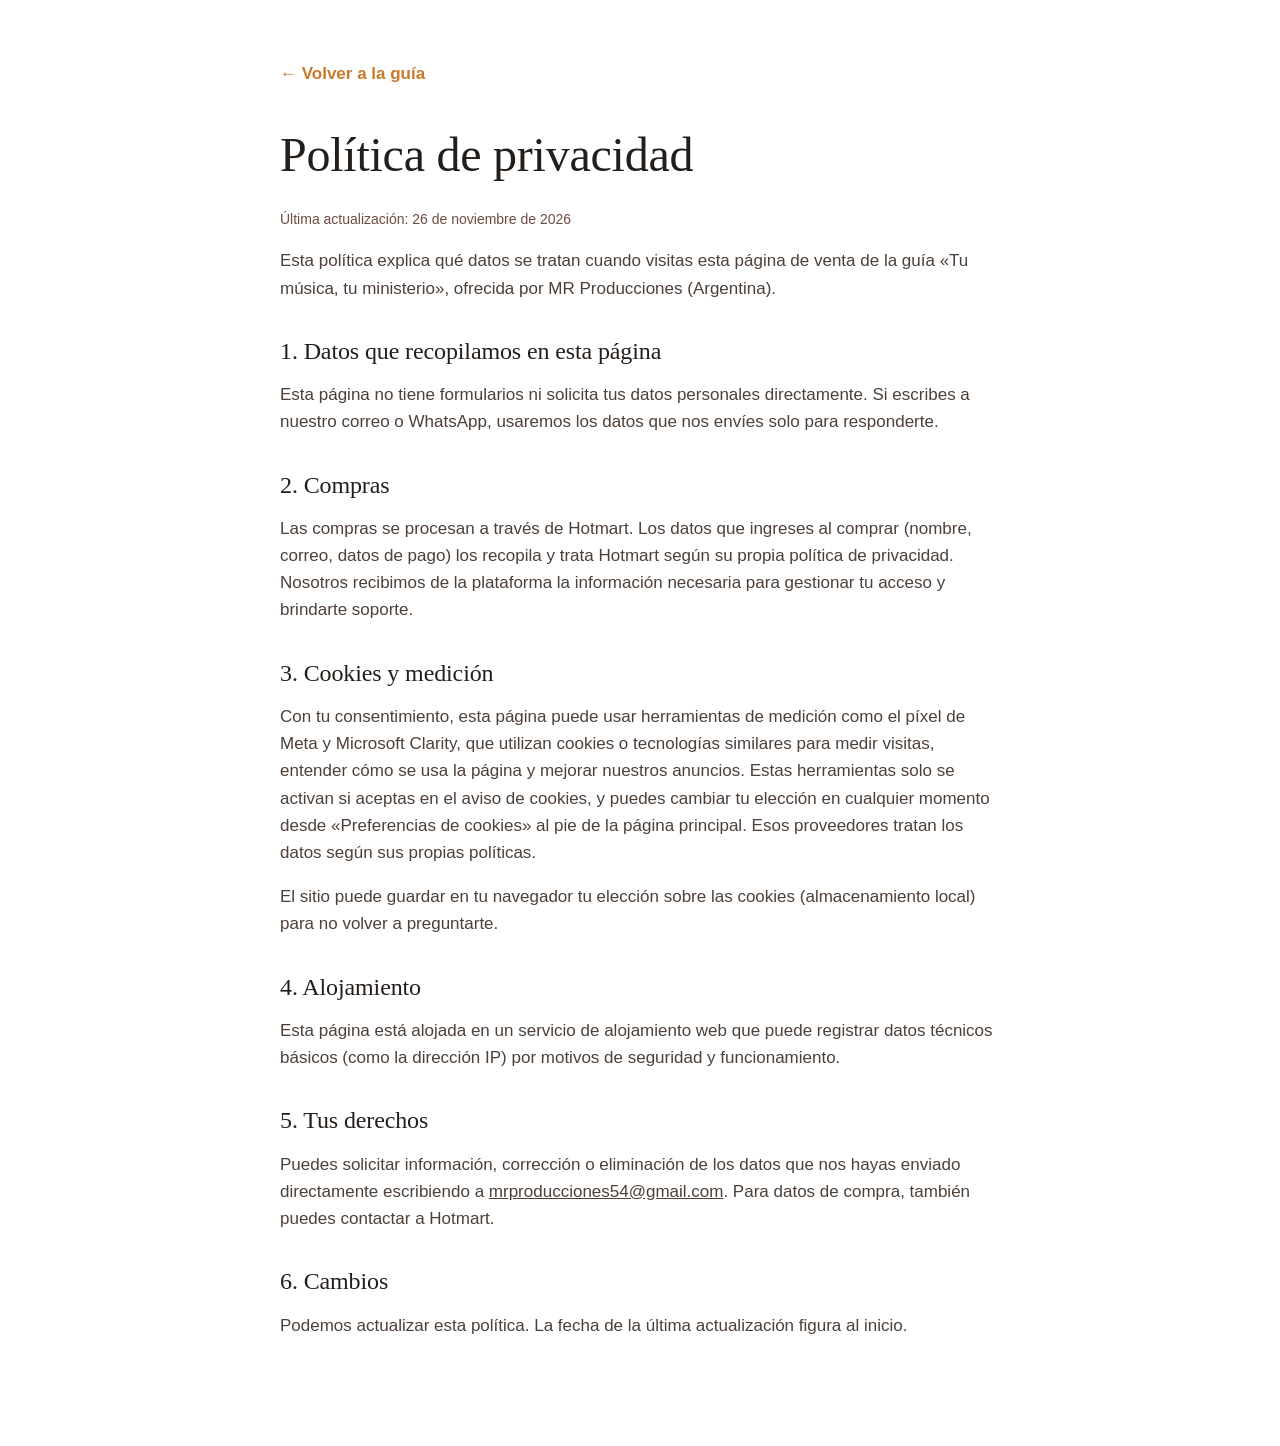
<file: privacidad.html>
<!doctype html>
<html lang="es"><head>
<meta charset="utf-8"><meta name="viewport" content="width=device-width, initial-scale=1">
<title>Política de privacidad — Tu música, tu ministerio</title>
<meta name="robots" content="noindex, follow">
<link rel="icon" href="favicon.svg" type="image/svg+xml">
<link rel="stylesheet" href="estilos.css?v=1">
<script src="config.js?v=6"></script>
</head><body>
<main class="legal">
<a class="back" href="index.html">← Volver a la guía</a>
<h1>Política de privacidad</h1>
<p class="meta">Última actualización: <span data-c="fechaActualizacionLegal"></span></p>

<p>Esta política explica qué datos se tratan cuando visitas esta página de venta de la guía «Tu música, tu ministerio», ofrecida por <span data-c="titular"></span> (<span data-c="paisTitular"></span>).</p>

<h2>1. Datos que recopilamos en esta página</h2>
<p>Esta página no tiene formularios ni solicita tus datos personales directamente. Si escribes a nuestro correo o WhatsApp, usaremos los datos que nos envíes solo para responderte.</p>

<h2>2. Compras</h2>
<p>Las compras se procesan a través de Hotmart. Los datos que ingreses al comprar (nombre, correo, datos de pago) los recopila y trata Hotmart según su propia política de privacidad. Nosotros recibimos de la plataforma la información necesaria para gestionar tu acceso y brindarte soporte.</p>

<h2>3. Cookies y medición</h2>
<p data-solo-medicion>Con tu consentimiento, esta página puede usar herramientas de medición como el píxel de Meta y Microsoft Clarity, que utilizan cookies o tecnologías similares para medir visitas, entender cómo se usa la página y mejorar nuestros anuncios. Estas herramientas solo se activan si aceptas en el aviso de cookies, y puedes cambiar tu elección en cualquier momento desde «Preferencias de cookies» al pie de la página principal. Esos proveedores tratan los datos según sus propias políticas.</p>
<p data-sin-medicion>Actualmente esta página no utiliza cookies de medición ni publicidad. Si en el futuro se incorporan, se pedirá tu consentimiento antes de activarlas y se actualizará esta política.</p>
<p>El sitio puede guardar en tu navegador tu elección sobre las cookies (almacenamiento local) para no volver a preguntarte.</p>

<h2>4. Alojamiento</h2>
<p>Esta página está alojada en un servicio de alojamiento web que puede registrar datos técnicos básicos (como la dirección IP) por motivos de seguridad y funcionamiento.</p>

<h2>5. Tus derechos</h2>
<p>Puedes solicitar información, corrección o eliminación de los datos que nos hayas enviado directamente escribiendo a <span data-c="email"></span>. Para datos de compra, también puedes contactar a Hotmart.</p>

<h2>6. Cambios</h2>
<p>Podemos actualizar esta política. La fecha de la última actualización figura al inicio.</p>
</main>
<script src="legal.js?v=1"></script>
</body></html>
</file>
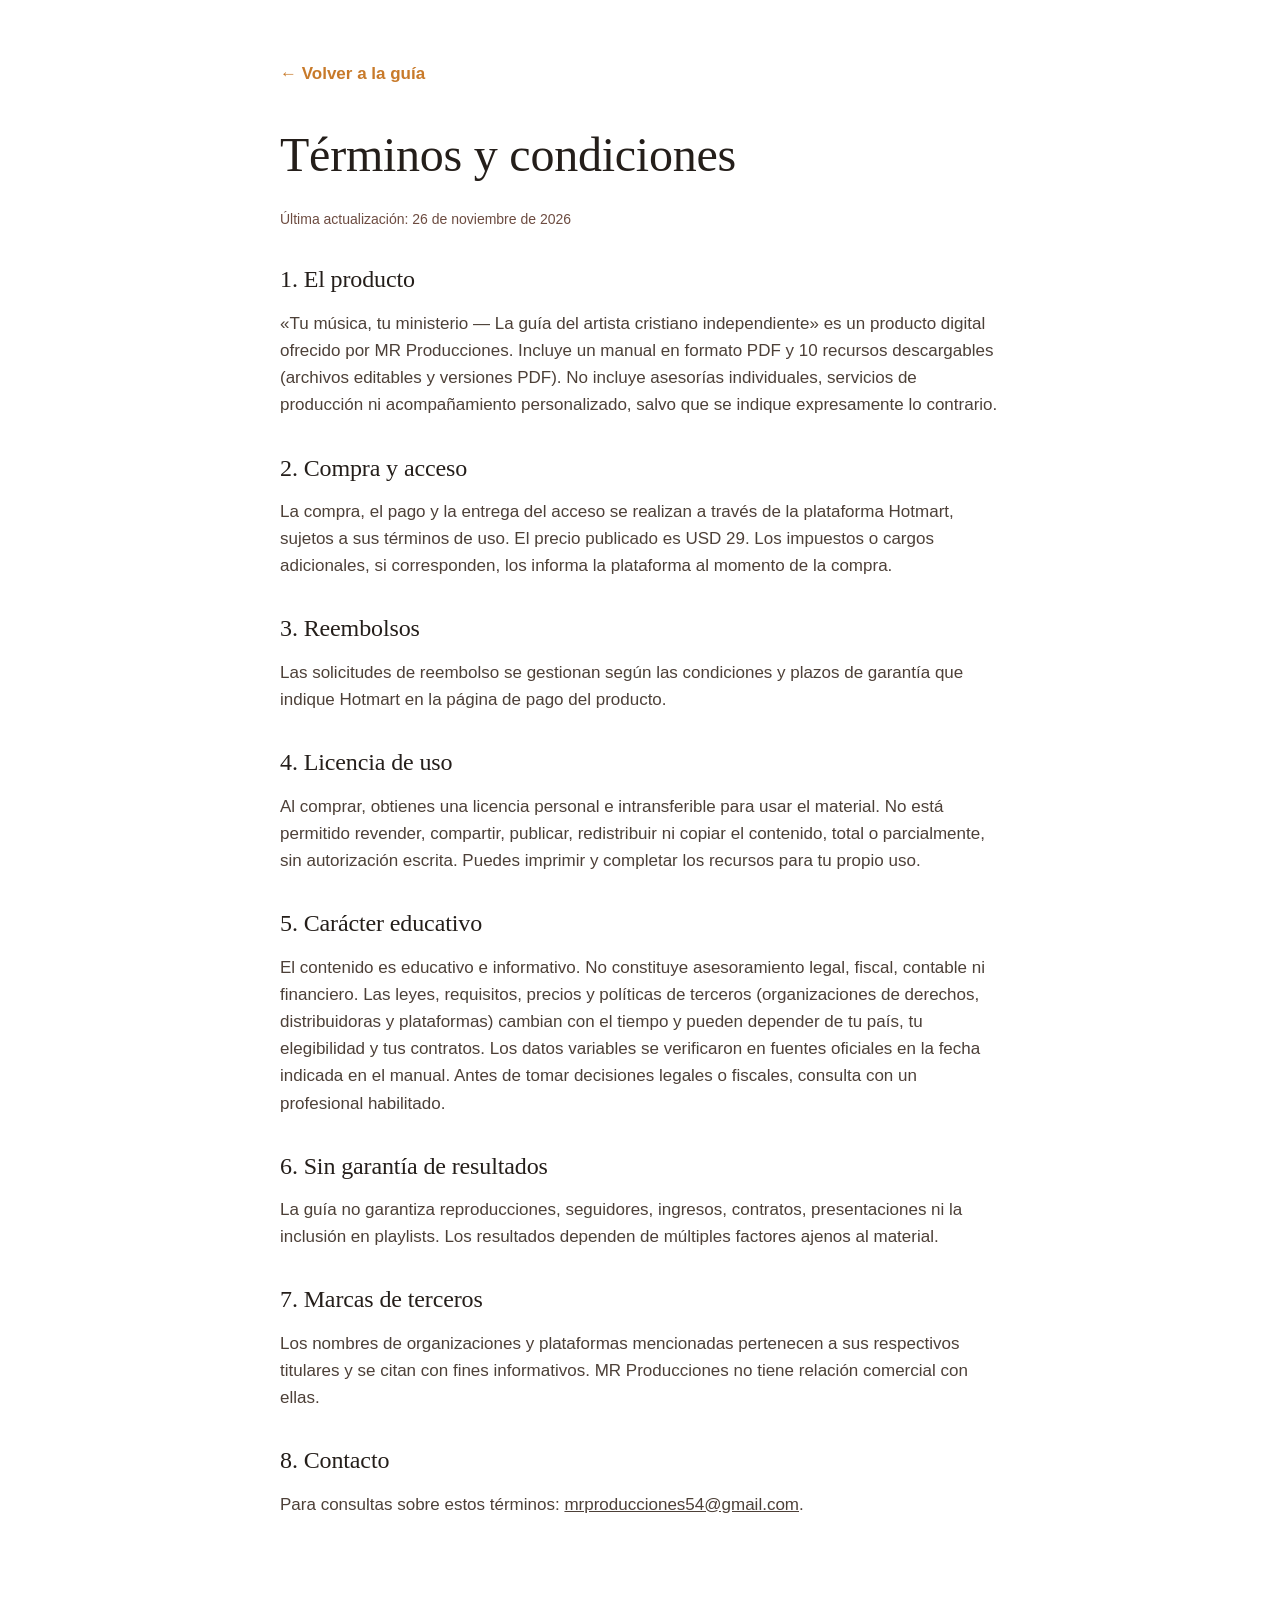
<file: terminos.html>
<!doctype html>
<html lang="es"><head>
<meta charset="utf-8"><meta name="viewport" content="width=device-width, initial-scale=1">
<title>Términos y condiciones — Tu música, tu ministerio</title>
<meta name="robots" content="noindex, follow">
<link rel="icon" href="favicon.svg" type="image/svg+xml">
<link rel="stylesheet" href="estilos.css?v=1">
<script src="config.js?v=6"></script>
</head><body>
<main class="legal">
<a class="back" href="index.html">← Volver a la guía</a>
<h1>Términos y condiciones</h1>
<p class="meta">Última actualización: <span data-c="fechaActualizacionLegal"></span></p>

<h2>1. El producto</h2>
<p>«Tu música, tu ministerio — La guía del artista cristiano independiente» es un producto digital ofrecido por <span data-c="titular"></span>. Incluye un manual en formato PDF y 10 recursos descargables (archivos editables y versiones PDF). No incluye asesorías individuales, servicios de producción ni acompañamiento personalizado, salvo que se indique expresamente lo contrario.</p>

<h2>2. Compra y acceso</h2>
<p>La compra, el pago y la entrega del acceso se realizan a través de la plataforma Hotmart, sujetos a sus términos de uso. El precio publicado es <span data-c="precioTexto"></span>. Los impuestos o cargos adicionales, si corresponden, los informa la plataforma al momento de la compra.</p>

<h2>3. Reembolsos</h2>
<p>Las solicitudes de reembolso se gestionan según las condiciones y plazos de garantía que indique Hotmart en la página de pago del producto.</p>

<h2>4. Licencia de uso</h2>
<p>Al comprar, obtienes una licencia personal e intransferible para usar el material. No está permitido revender, compartir, publicar, redistribuir ni copiar el contenido, total o parcialmente, sin autorización escrita. Puedes imprimir y completar los recursos para tu propio uso.</p>

<h2>5. Carácter educativo</h2>
<p>El contenido es educativo e informativo. No constituye asesoramiento legal, fiscal, contable ni financiero. Las leyes, requisitos, precios y políticas de terceros (organizaciones de derechos, distribuidoras y plataformas) cambian con el tiempo y pueden depender de tu país, tu elegibilidad y tus contratos. Los datos variables se verificaron en fuentes oficiales en la fecha indicada en el manual. Antes de tomar decisiones legales o fiscales, consulta con un profesional habilitado.</p>

<h2>6. Sin garantía de resultados</h2>
<p>La guía no garantiza reproducciones, seguidores, ingresos, contratos, presentaciones ni la inclusión en playlists. Los resultados dependen de múltiples factores ajenos al material.</p>

<h2>7. Marcas de terceros</h2>
<p>Los nombres de organizaciones y plataformas mencionadas pertenecen a sus respectivos titulares y se citan con fines informativos. <span data-c="titular"></span> no tiene relación comercial con ellas.</p>

<h2>8. Contacto</h2>
<p>Para consultas sobre estos términos: <span data-c="email"></span>.</p>
</main>
<script src="legal.js?v=1"></script>
</body></html>
</file>
<file: estilos.css>
/* Tu música, tu ministerio — landing (mobile-first) */
:root{
  --carbon:#121212; --noche:#141110; --grafito:#3A3A3A; --espresso:#4E342E; --cacao:#6D4C41;
  --ambar:#C87A2A; --dorado:#D89C3D; --arena:#B89A7A; --crema:#F2E6D8;
  --tinta:#241e1a; --papel:#FBF7F1; --linea:#E5D9C9;
  --serif:Baskerville,"Baskerville Old Face","Hoefler Text",Georgia,"Times New Roman",serif;
  --sans:"Avenir Next",Avenir,"Segoe UI",Roboto,"Helvetica Neue",Arial,sans-serif;
  --r:14px;
}
*{box-sizing:border-box}
html{scroll-behavior:smooth;-webkit-text-size-adjust:100%}
@media (prefers-reduced-motion:reduce){html{scroll-behavior:auto}*{transition:none!important;animation:none!important}}
body{margin:0;font:400 17px/1.6 var(--sans);color:var(--tinta);background:#fff;-webkit-font-smoothing:antialiased}
img{max-width:100%;height:auto;display:block}
a{color:inherit}
.wrap{width:min(1120px,100% - 40px);margin-inline:auto}
.sr{position:absolute;width:1px;height:1px;overflow:hidden;clip:rect(0 0 0 0)}
.skip{position:absolute;left:-999px;top:8px;background:#fff;padding:8px 12px;z-index:100}
.skip:focus{left:8px}
:focus-visible{outline:2px solid var(--dorado);outline-offset:3px;border-radius:4px}

.kicker{font:600 12px/1.3 var(--sans);letter-spacing:.28em;text-transform:uppercase;color:var(--ambar);margin:0 0 14px}
h1,h2,h3{font-family:var(--serif);font-weight:400;margin:0;letter-spacing:-.005em}
h2{font-size:clamp(30px,5.4vw,46px);line-height:1.1}
h3{font-size:22px;line-height:1.2}

/* botones */
.btn{display:inline-flex;align-items:center;justify-content:center;gap:10px;font:700 14px/1 var(--sans);letter-spacing:.12em;text-transform:uppercase;text-decoration:none;
  color:var(--carbon);background:linear-gradient(180deg,#DFA54A,#C87A2A);border:0;border-radius:999px;padding:16px 26px;cursor:pointer;
  box-shadow:0 10px 24px -10px rgba(200,122,42,.7),inset 0 1px 0 rgba(255,255,255,.35);transition:transform .15s ease,box-shadow .15s ease,filter .15s}
.btn:hover{transform:translateY(-1px);filter:brightness(1.05);box-shadow:0 14px 28px -10px rgba(200,122,42,.8),inset 0 1px 0 rgba(255,255,255,.35)}
.btn:active{transform:translateY(0)}
.btn::after{content:"→";font-size:16px;letter-spacing:0;transition:transform .15s}
.btn:hover::after{transform:translateX(3px)}
.btn-sm{padding:11px 18px;font-size:12px}
.btn-sm::after{display:none}
.btn-lg{padding:19px 30px;font-size:15px}
.btn-full{width:100%}
.btn-ghost{background:transparent;color:var(--crema);box-shadow:inset 0 0 0 1px rgba(242,230,216,.4)}
.linklike{background:none;border:0;padding:0;font:inherit;color:inherit;text-decoration:underline;cursor:pointer}

/* aviso de configuración */
.dev-aviso{background:#7a2e10;color:#fff;font:600 13px/1.4 var(--sans);padding:10px 20px;text-align:center}
.dev-aviso code{background:rgba(255,255,255,.15);padding:1px 6px;border-radius:4px}

/* navegación */
.nav{position:sticky;top:0;z-index:50;background:rgba(20,17,16,.86);backdrop-filter:saturate(1.3) blur(12px);-webkit-backdrop-filter:saturate(1.3) blur(12px);border-bottom:1px solid rgba(242,230,216,.08);color:var(--crema)}
.nav-in{display:flex;align-items:center;justify-content:space-between;height:66px}
.logo{display:flex;align-items:center;gap:11px;text-decoration:none}
.logo svg{width:30px;height:30px;flex:none}
.logo span{display:flex;flex-direction:column;line-height:1.15}
.logo b{font:400 17px var(--serif)}
.logo small{font:600 9.5px var(--sans);letter-spacing:.26em;text-transform:uppercase;color:var(--arena)}
.menu-btn{position:relative;width:44px;height:44px;border:0;background:none;padding:0;cursor:pointer}
.menu-btn span:not(.sr){position:absolute;left:11px;right:11px;height:1.5px;background:var(--crema);transition:transform .2s,top .2s}
.menu-btn span:nth-child(1){top:18px}
.menu-btn span:nth-child(2){top:25px}
.menu-btn[aria-expanded="true"] span:nth-child(1){top:21.5px;transform:rotate(45deg)}
.menu-btn[aria-expanded="true"] span:nth-child(2){top:21.5px;transform:rotate(-45deg)}
.menu{position:absolute;top:100%;left:0;right:0;max-height:calc(100vh - 66px);overflow:auto;background:var(--noche);padding:12px 20px 24px;display:none;flex-direction:column;gap:4px;border-bottom:1px solid rgba(242,230,216,.1)}
.menu.open{display:flex}
.menu a:not(.btn){text-decoration:none;padding:13px 0;font-size:17px;border-bottom:1px solid rgba(242,230,216,.08)}
.menu .btn{margin-top:14px}
@media (min-width:900px){
  .menu-btn{display:none}
  .menu{position:static;display:flex;flex-direction:row;align-items:center;gap:26px;padding:0;background:none;border:0}
  .menu a:not(.btn){padding:0;border:0;font-size:14.5px;color:#e2d4c3}
  .menu a:not(.btn):hover{color:#fff}
  .menu .btn{margin:0}
}

/* hero */
.hero{background:var(--noche);color:var(--crema);overflow:hidden;position:relative}
.hero::before{content:"";position:absolute;width:900px;height:900px;left:-420px;top:-380px;border-radius:50%;
  background:repeating-radial-gradient(circle,rgba(200,122,42,.10) 0 1px,transparent 1px 22px);mask-image:radial-gradient(closest-side,#000,transparent);-webkit-mask-image:radial-gradient(closest-side,#000,transparent);pointer-events:none}
.hero-grid{display:grid;gap:12px;padding:46px 0 40px;position:relative}
.hero h1{font-size:clamp(48px,11vw,92px);line-height:.95;color:var(--crema)}
.hero h1 em{display:block;color:var(--dorado);font-style:italic}
.hero-sub{font:400 clamp(19px,2.6vw,23px)/1.35 var(--sans);color:#e9dccb;margin:20px 0 0}
.hero-lead{font-size:17.5px;color:#cdbca9;max-width:520px;margin:16px 0 0;padding-left:16px;border-left:1.5px solid var(--ambar)}
.hero-cta{margin-top:28px;display:flex;flex-direction:column;align-items:flex-start;gap:12px}
.hero-price{margin:0;font-size:14px;color:var(--arena);letter-spacing:.02em}
.hero-price span{color:var(--crema);font-weight:600}
.hero-facts{list-style:none;padding:0;margin:30px 0 0;display:flex;gap:26px;border-top:1px solid rgba(242,230,216,.12);padding-top:20px}
.hero-facts li{font-size:13px;color:var(--arena);line-height:1.2}
.hero-facts b{display:block;font:400 32px/1 var(--serif);color:var(--crema);margin-bottom:4px}
.hero-img{margin:6px -20px 0}
.hero-img img{width:100%}
@media (min-width:960px){
  .hero-grid{grid-template-columns:1fr 1.1fr;align-items:center;gap:10px;padding:70px 0 72px}
  .hero-img{margin:0 -60px 0 -20px}
}

/* secciones */
.sec{padding:76px 0}
@media (min-width:900px){.sec{padding:110px 0}}
.claro{background:#fff}
.crema{background:var(--papel)}
.oscuro{background:var(--carbon);color:var(--crema)}
.oscuro .kicker{color:var(--dorado)}
.sec-head{max-width:760px;margin-bottom:44px}

/* problemas */
.probs{list-style:none;margin:0;padding:0;display:grid;gap:0;border-top:1px solid var(--linea)}
.probs li{display:grid;grid-template-columns:52px 1fr;gap:6px;padding:22px 0;border-bottom:1px solid var(--linea)}
.probs span{font:400 26px/1 var(--serif);color:var(--ambar)}
.probs p{margin:0;color:#5a4b40}
.probs b{display:block;color:var(--carbon);font-weight:600;font-size:18px;margin-bottom:4px}
@media (min-width:800px){.probs{grid-template-columns:1fr 1fr;column-gap:56px}.probs li:nth-child(2){border-top:0}}

/* solución */
.sol-grid{display:grid;gap:28px}
.sol-txt p{color:#d9cab8;margin:0 0 16px;font-size:17.5px}
.sol-txt em{color:var(--crema)}
.tick{list-style:none;padding:0;margin:22px 0 0}
.tick li{position:relative;padding-left:30px;margin:0 0 12px}
.tick li::before{content:"";position:absolute;left:0;top:.52em;width:16px;height:9px;border-left:2px solid var(--ambar);border-bottom:2px solid var(--ambar);transform:rotate(-45deg) translateY(-4px)}
@media (min-width:900px){.sol-grid{grid-template-columns:1fr 1.1fr;gap:80px}}

/* módulos */
.mods{display:grid;gap:14px}
.mod{position:relative;padding:26px 24px 24px;border:1px solid var(--linea);border-radius:var(--r);background:#fff;transition:border-color .2s,transform .2s}
.mod:hover{border-color:var(--arena);transform:translateY(-2px)}
.mod .n{display:block;font:400 40px/1 var(--serif);color:var(--dorado);margin-bottom:16px}
.mod h3{font-size:23px;color:var(--carbon);margin-bottom:8px}
.mod p{margin:0;font-size:15.5px;color:#625247}
@media (min-width:640px){.mods{grid-template-columns:1fr 1fr}}
@media (min-width:1000px){.mods{grid-template-columns:repeat(3,1fr)}.mod:nth-child(1){grid-column:span 2;background:var(--carbon);color:var(--crema);border-color:var(--carbon)}.mod:nth-child(1) h3{color:var(--crema)}.mod:nth-child(1) p{color:#cdbca9}.mod:nth-child(10){grid-column:span 2}}

/* recursos */
.rec-grid{display:grid;gap:36px}
.rec-head p:not(.kicker){color:#625247;margin:18px 0 0}
.rec-cover{width:200px;margin-top:30px;border-radius:4px;box-shadow:0 30px 50px -24px rgba(36,30,26,.55);transform:rotate(-3deg)}
.recs{list-style:none;margin:0;padding:0;counter-reset:r}
.recs li{display:flex;align-items:baseline;gap:18px;padding:16px 4px;border-bottom:1px solid var(--linea);font-size:18px;color:var(--carbon)}
.recs span{font:600 12px var(--sans);letter-spacing:.14em;color:var(--ambar);flex:none;width:24px}
@media (min-width:900px){.rec-grid{grid-template-columns:.9fr 1.1fr;gap:80px;align-items:start}.rec-cover{width:240px}}

/* para quién */
.who{list-style:none;margin:0;padding:0;display:grid;gap:14px}
.who li{padding:24px;border-radius:var(--r);background:var(--papel);border:1px solid #efe4d6}
.who h3{font-size:22px;color:var(--carbon);margin-bottom:6px}
.who p{margin:0;color:#625247;font-size:15.5px}
@media (min-width:640px){.who{grid-template-columns:1fr 1fr}}
@media (min-width:1000px){.who{grid-template-columns:repeat(3,1fr)}}

/* sobre */
.sobre-grid{display:grid;gap:24px}
.sobre-txt p{color:#d9cab8;margin:0 0 16px}
.sobre-links{display:flex;gap:22px;flex-wrap:wrap}
.sobre-links a{color:var(--dorado);text-underline-offset:4px}
@media (min-width:900px){.sobre-grid{grid-template-columns:1fr 1.4fr;gap:80px}}

/* precio */
.precio-card{display:grid;border-radius:22px;overflow:hidden;border:1px solid var(--linea);box-shadow:0 40px 80px -50px rgba(36,30,26,.45)}
.pc-izq{padding:34px 26px;background:#fff}
.pc-izq h2{font-size:clamp(30px,4.6vw,40px)}
.pc-sub{margin:8px 0 0;color:var(--cacao)}
.pc-der{padding:34px 26px;background:var(--carbon);color:var(--crema);display:flex;flex-direction:column;justify-content:center;position:relative;overflow:hidden}
.pc-der::before{content:"";position:absolute;width:520px;height:520px;right:-260px;top:-260px;border-radius:50%;background:repeating-radial-gradient(circle,rgba(200,122,42,.14) 0 1px,transparent 1px 20px);pointer-events:none}
.pc-precio{margin:0;display:flex;align-items:flex-start;gap:8px;line-height:1}
.pc-precio .cur{font:600 15px var(--sans);letter-spacing:.14em;color:var(--arena);margin-top:14px}
.pc-precio .num{font:400 96px/1 var(--serif);color:var(--crema)}
.pc-reg{margin:0 0 6px;color:var(--arena);font-size:14px}
.pc-reg s{color:#a99682}
.oferta{margin:0 0 16px;font:600 12px/1.4 var(--sans);letter-spacing:.08em;text-transform:uppercase;color:var(--dorado)}
.pc-nota{margin:10px 0 24px;color:var(--arena);font-size:14px}
.pc-seg{margin:14px 0 0;font-size:13px;color:#a99682;text-align:center}
@media (min-width:860px){.precio-card{grid-template-columns:1.25fr 1fr}.pc-izq,.pc-der{padding:52px 48px}}

/* faq */
.faq-grid{display:grid;gap:26px}
.faq details{border-bottom:1px solid var(--linea);padding:4px 0}
.faq summary{cursor:pointer;list-style:none;display:flex;justify-content:space-between;align-items:center;gap:16px;padding:18px 0;font:600 18px/1.35 var(--sans);color:var(--carbon)}
.faq summary::-webkit-details-marker{display:none}
.faq summary::after{content:"+";font:300 28px/1 var(--sans);color:var(--ambar);transition:transform .2s;flex:none}
.faq details[open] summary::after{transform:rotate(45deg)}
.faq details p{margin:0 0 20px;color:#5a4b40;max-width:680px}
@media (min-width:900px){.faq-grid{grid-template-columns:1fr 1.6fr;gap:80px}}

/* cta final */
.final{background:radial-gradient(90% 120% at 50% 0%,#3b2a21 0%,#1b1512 60%,#121212 100%);color:var(--crema);text-align:center;padding:96px 0}
.final-in{display:flex;flex-direction:column;align-items:center;gap:26px}
.final h2{max-width:760px;font-size:clamp(32px,6vw,56px)}
.final p{margin:0;color:var(--arena);font-size:14px}

/* footer */
.foot{background:var(--carbon);color:#b8a690;border-top:1px solid rgba(242,230,216,.08);padding:40px 0 110px;font-size:14px}
@media (min-width:900px){.foot{padding-bottom:40px}}
.foot-in{display:grid;gap:18px}
.foot-brand{display:flex;flex-direction:column}
.foot-brand b{font:400 20px var(--serif);color:var(--crema)}
.foot-links{display:flex;flex-wrap:wrap;gap:12px 22px}
.foot-links a,.foot-links .linklike{color:#d8c8b4;text-underline-offset:3px}
.foot-legal{margin:0;font-size:12.5px;color:#8f7d6a;max-width:760px}

/* barra fija en celular */
.sticky-cta{position:fixed;left:0;right:0;bottom:0;z-index:40;display:flex;align-items:center;justify-content:space-between;gap:12px;padding:12px 16px calc(12px + env(safe-area-inset-bottom));
  background:rgba(18,18,18,.94);backdrop-filter:blur(10px);-webkit-backdrop-filter:blur(10px);color:#d8c8b4;font-size:13.5px;border-top:1px solid rgba(242,230,216,.1);transform:translateY(110%);transition:transform .25s ease}
.sticky-cta b{color:var(--crema)}
.sticky-cta.show{transform:none}
@media (min-width:900px){.sticky-cta{display:none}}

/* cookies */
.cookies{position:fixed;left:12px;right:12px;bottom:12px;z-index:60;background:var(--noche);color:#e2d4c3;border:1px solid rgba(242,230,216,.15);border-radius:16px;padding:18px;display:grid;gap:14px;font-size:14px;box-shadow:0 20px 50px rgba(0,0,0,.4);max-width:560px}
.cookies[hidden]{display:none}
.cookies p{margin:0}
.cookies a{color:var(--dorado)}
.cookies div{display:flex;gap:10px;justify-content:flex-end}
@media (min-width:700px){.cookies{left:24px;bottom:24px}}

/* páginas legales */
.legal{max-width:760px;margin:0 auto;padding:60px 20px 90px}
.legal h1{font-size:clamp(34px,6vw,48px);margin-bottom:8px}
.legal h2{font-size:24px;margin:36px 0 10px}
.legal p,.legal li{color:#4d4038}
.legal .meta{color:var(--cacao);font-size:14px}
.legal .back{display:inline-block;margin-bottom:30px;color:var(--ambar);text-decoration:none;font-weight:600}
.pend{background:#fde9d4;color:#7a2e10;padding:0 6px;border-radius:4px;font-weight:600}
@media (max-width:520px){
  .btn-lg{padding:18px 22px;font-size:13.5px;letter-spacing:.08em}
  .hero-cta{align-items:stretch}
  .hero-cta .btn{width:100%}
  .hero-price{text-align:center}
  .final .btn{width:100%}
}
section[id]{scroll-margin-top:70px}

/* ===== v2 — estructura de conversión (2026-11-27) ===== */
.sec-lead{margin:16px 0 0;font-size:18px;color:#5b4f46;max-width:640px}
.oscuro .sec-lead{color:#cdbca9}
.sec-head.centro{margin-inline:auto;text-align:center}
.puente{margin:36px 0 0;font:400 22px/1.35 var(--serif);color:var(--espresso)}
.h3-grande{font-size:clamp(26px,4vw,34px);margin-bottom:14px}

/* lo que cambia */
.cambio{display:grid;gap:18px}
@media (min-width:800px){.cambio{grid-template-columns:1fr 1fr;gap:24px}}
.cambio-col{border-radius:var(--r);padding:28px 26px}
.cambio-col h3{margin-bottom:14px}
.cambio-col ul{list-style:none;margin:0;padding:0}
.cambio-col li{padding:10px 0 10px 30px;position:relative;border-top:1px solid rgba(0,0,0,.07)}
.cambio-col li:first-child{border-top:0}
.antes{background:#fff;border:1px solid var(--linea);color:#6a5d53}
.antes li::before{content:"✕";position:absolute;left:4px;color:#b0a090}
.despues{background:var(--carbon);color:var(--crema)}
.despues li{border-color:rgba(242,230,216,.1)}
.despues li::before{content:"✓";position:absolute;left:4px;color:var(--dorado);font-weight:700}
.aclara{margin:24px 0 0;font-size:15px;color:#6a5d53}

/* método */
.etapas{list-style:none;margin:0;padding:0;display:grid;gap:16px}
@media (min-width:700px){.etapas{grid-template-columns:1fr 1fr}}
@media (min-width:1040px){.etapas{grid-template-columns:repeat(4,1fr)}}
.etapas li{border:1px solid rgba(242,230,216,.14);border-radius:var(--r);padding:26px 22px;background:rgba(255,255,255,.02)}
.et-n{display:inline-grid;place-items:center;width:38px;height:38px;border-radius:50%;background:linear-gradient(180deg,#DFA54A,#C87A2A);color:var(--carbon);font:700 16px var(--sans);margin-bottom:16px}
.etapas h3{color:var(--crema);margin-bottom:8px}
.etapas p{margin:0 0 14px;color:#cdbca9;font-size:16px}
.etapas small{font:600 11px var(--sans);letter-spacing:.2em;text-transform:uppercase;color:var(--arena)}

/* demostración */
.demo{display:flex;gap:18px;overflow-x:auto;scroll-snap-type:x mandatory;padding:4px 4px 18px;margin-inline:-4px}
.demo figure{flex:0 0 72%;max-width:300px;margin:0;scroll-snap-align:start}
@media (min-width:900px){.demo figure{flex-basis:23%}}
.demo img{border-radius:8px;border:1px solid var(--linea);box-shadow:0 18px 36px -22px rgba(36,30,26,.45);background:#fff}
.demo figcaption{font-size:14px;color:#6a5d53;margin-top:10px}

/* cómo funciona */
.pasos{list-style:none;margin:0;padding:0;display:grid;gap:16px}
@media (min-width:800px){.pasos{grid-template-columns:repeat(3,1fr);gap:22px}}
.pasos li{background:#fff;border:1px solid var(--linea);border-radius:var(--r);padding:26px 24px}
.pasos span{font:400 44px/1 var(--serif);color:var(--ambar);display:block;margin-bottom:10px}
.pasos h3{margin-bottom:8px}
.pasos p{margin:0;color:#5b4f46;font-size:16px}
.cta-mid{text-align:center;margin-top:44px}
.cta-mid p{margin:12px 0 0;font-size:14px;color:#6a5d53}

/* lo que recibes */
.rec-in{margin-top:64px}
.destacados{margin-top:26px;border-left:3px solid var(--ambar);padding:4px 0 4px 20px}
.destacados ul{list-style:none;margin:0;padding:0}
.destacados li{margin:0 0 12px;font-size:16px}

/* para quién no */
.no-es{margin-top:36px;background:#fff;border:1px dashed var(--arena);border-radius:var(--r);padding:26px}
.no-es h3{margin-bottom:10px}
.no-es ul{margin:0;padding-left:20px;color:#5b4f46}
.no-es li{margin:6px 0}

/* anclaje */
.ancla{list-style:none;margin:0 auto;padding:0;display:grid;gap:14px;max-width:980px}
@media (min-width:800px){.ancla{grid-template-columns:repeat(3,1fr)}}
.ancla li{background:var(--papel);border-radius:var(--r);padding:22px;font-size:16px;color:#5b4f46}
.ancla b{display:block;font:400 21px/1.25 var(--serif);color:var(--tinta);margin-bottom:6px}
.ancla-cierre{text-align:center;font:400 22px/1.35 var(--serif);margin:30px auto 44px;max-width:640px}

/* garantía */
.garantia{display:grid;gap:22px;align-items:center;max-width:860px}
@media (min-width:700px){.garantia{grid-template-columns:110px 1fr;gap:36px}}
.sello{width:90px;height:90px}
.garantia h2{font-size:clamp(28px,4.4vw,38px);margin-bottom:12px}
.garantia p:not(.kicker){margin:0;color:#5b4f46}

/* aviso al salir */
.salida{position:fixed;inset:0;z-index:90;background:rgba(18,18,18,.72);display:grid;place-items:center;padding:20px}
.salida[hidden]{display:none}
.salida-caja{position:relative;background:#fff;border-radius:18px;max-width:560px;width:100%;padding:34px 28px 28px;max-height:92vh;overflow:auto;box-shadow:0 30px 80px -20px rgba(0,0,0,.6)}
.salida-caja h2{font-size:clamp(26px,5vw,34px);margin-bottom:18px}
.salida-x{position:absolute;top:10px;right:12px;width:40px;height:40px;border:0;background:none;font-size:28px;line-height:1;cursor:pointer;color:#6a5d53}
.salida-op{display:grid;gap:14px;margin-bottom:22px}
@media (min-width:560px){.salida-op{grid-template-columns:1fr 1fr}}
.salida-op>div{background:var(--papel);border-radius:12px;padding:16px}
.salida-op h3{font-size:18px;margin-bottom:6px}
.salida-op p{margin:0;font-size:15px;color:#5b4f46}
.salida-links{margin-top:10px!important;display:flex;flex-wrap:wrap;gap:14px}
.salida-links a{color:var(--ambar);font-weight:600}
</file>
